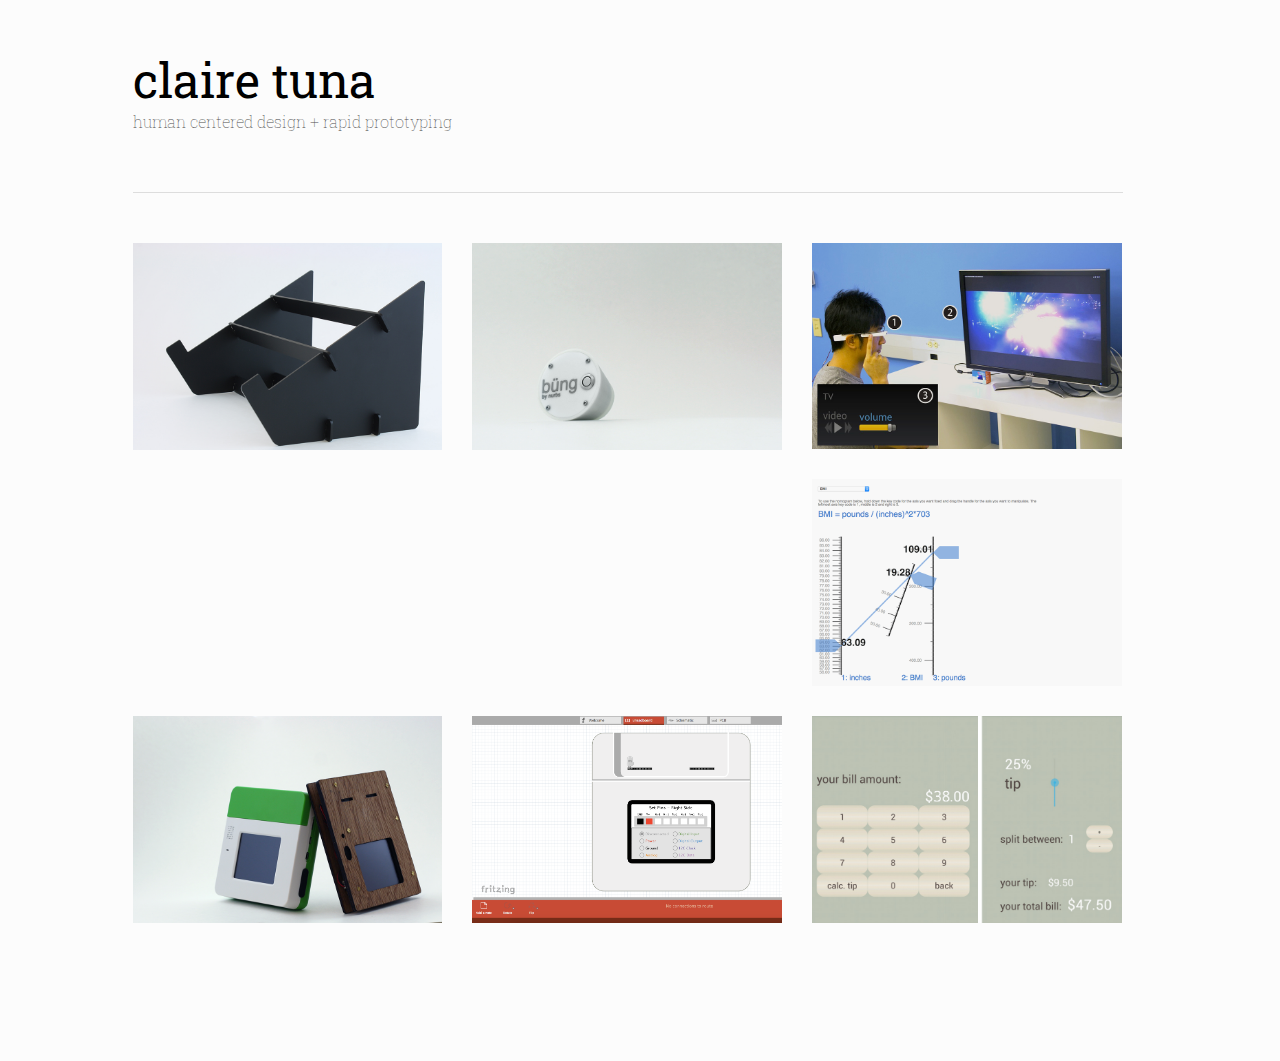
<file: index.html>
<head>
  <title>claire tuna // portfolio</title>
  <link href='./assets/stylesheets/unsemantic-grid-responsive.css' rel='stylesheet' type='text/css'>
  <link href='./assets/stylesheets/index.css' rel='stylesheet' type='text/css'>
  <link href="http://fonts.googleapis.com/css?family=Roboto:400,100|Slabo+27px|Roboto+Slab:400,300,100' rel='stylesheet" rel='stylesheet' type='text/css'>
</head>
<body>
  <script>
    (function(i,s,o,g,r,a,m){i['GoogleAnalyticsObject']=r;i[r]=i[r]||function(){
    (i[r].q=i[r].q||[]).push(arguments)},i[r].l=1*new Date();a=s.createElement(o),
    m=s.getElementsByTagName(o)[0];a.async=1;a.src=g;m.parentNode.insertBefore(a,m)
    })(window,document,'script','//www.google-analytics.com/analytics.js','ga');
  
    ga('create', 'UA-60218606-1', 'auto');
    ga('send', 'pageview');
  
  </script>
  <div class='grid-container'>
    <div class='grid-85 grid-parent'>
      <a href='index.html'>
        <div class='banner grid-100 mobile-grid-100'>
          <h1>claire tuna</h1>
          <h2>human centered design + rapid prototyping</h2>
        </div>
      </a>
      <div class='line'></div>
      <a href='projects/laptop_stand.html'>
        <div class='grid-33'>
          <img class='thumbnail' src='./assets/images/laptopstand/thumbnail.jpg'>
        </div>
      </a>
      <a href='projects/bung.html'>
        <div class='grid-33'>
          <img class='thumbnail' src='./assets/images/bung/thumbnail.png'>
        </div>
      </a>
      <a href='projects/hobs.html'>
        <div class='grid-33'>
          <img class='thumbnail' src='./assets/images/hobs/thumbnail.jpg'>
        </div>
      </a>
      <a href='projects/nomogram.html'>
        <div class='grid-33'>
          <img class='thumbnail' src='./assets/images/nomogram/thumbnail.png'>
        </div>
      </a>
      <a href='projects/wooden_create.html'>
        <div class='grid-33'>
          <img class='thumbnail' src='./assets/images/woodencreate/slider1.png'>
        </div>
      </a>
      <a href='projects/kinoma_fritzing.html'>
        <div class='grid-33'>
          <img class='thumbnail' src='./assets/images/kinoma/option2.png'>
        </div>
      </a>
      <a href='projects/apps.html'>
        <div class='grid-33'>
          <img class='thumbnail' src='./assets/images/apps/thumbnail.png'>
        </div>
      </a>
    </div>
  </div>
  <script src='./assets/javascripts/jquery-1.9.1.min.js'></script>
  <script src='./assets/javascripts/demo.js'></script>
</body>
</file>
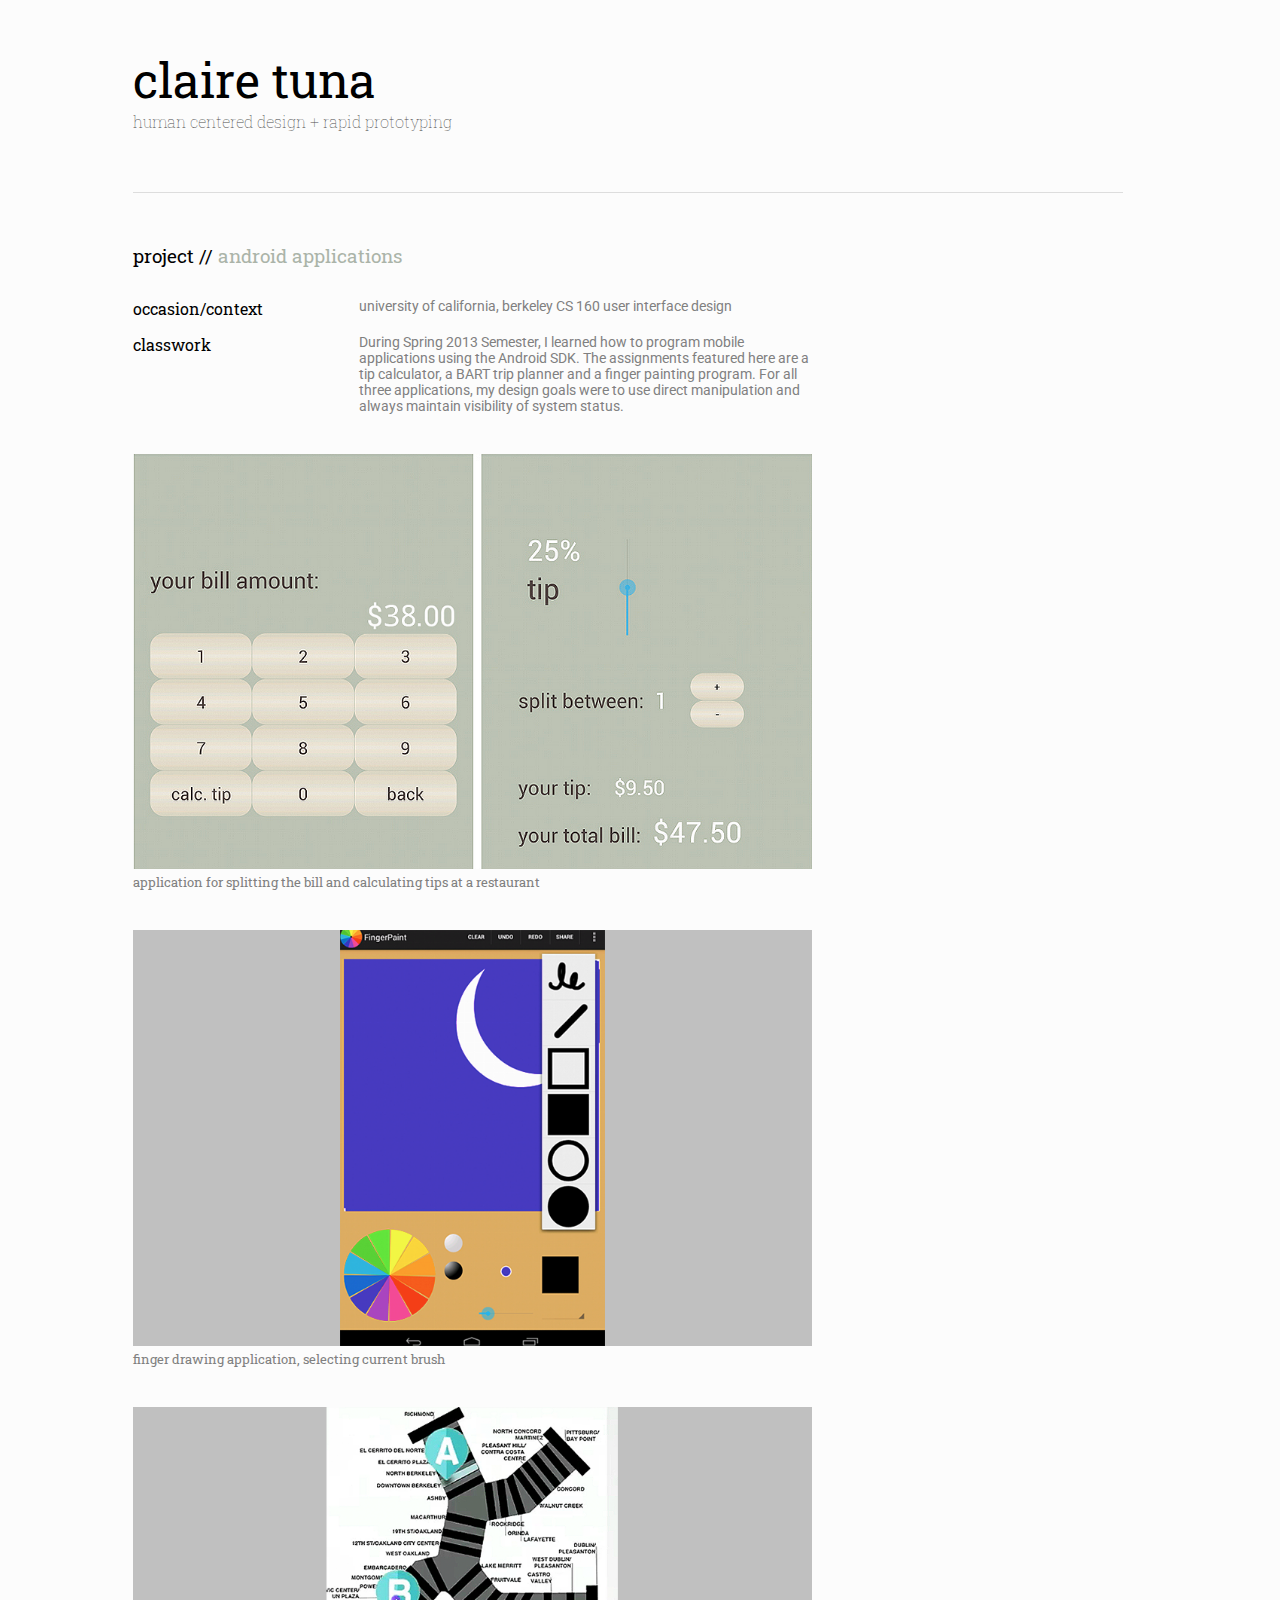
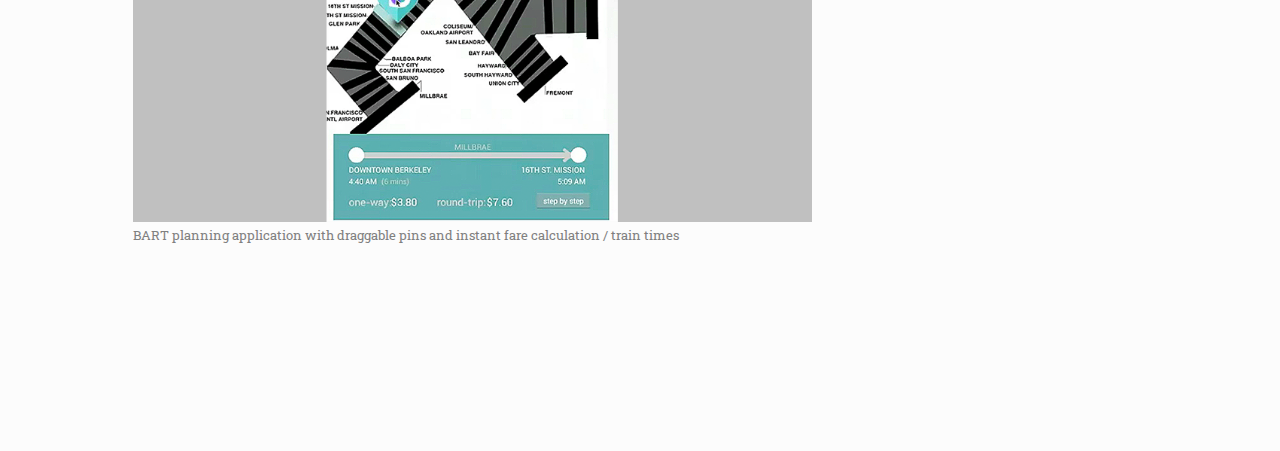
<file: projects/apps.html>
<head>
  <title>claire tuna // android apps</title>
  <link href='../assets/stylesheets/unsemantic-grid-responsive.css' rel='stylesheet' type='text/css'>
  <link href='../assets/stylesheets/index.css' rel='stylesheet' type='text/css'>
  <link href="http://fonts.googleapis.com/css?family=Roboto:400,100|Slabo+27px|Roboto+Slab:400,300,100' rel='stylesheet" rel='stylesheet' type='text/css'>
  <script>
    (function(i,s,o,g,r,a,m){i['GoogleAnalyticsObject']=r;i[r]=i[r]||function(){
    (i[r].q=i[r].q||[]).push(arguments)},i[r].l=1*new Date();a=s.createElement(o),
    m=s.getElementsByTagName(o)[0];a.async=1;a.src=g;m.parentNode.insertBefore(a,m)
    })(window,document,'script','//www.google-analytics.com/analytics.js','ga');
  
    ga('create', 'UA-60218606-1', 'auto');
    ga('send', 'pageview');
  
  </script>
</head>
<body>
  <script src='../assets/javascripts/jquery-1.9.1.min.js'></script>
  <script src='../assets/javascripts/demo.js'></script>
  <script src='../assets/javascripts/jssor.slider.mini.js'></script>
  <div class='grid-container'>
    <div class='grid-85 grid-parent'>
      <a href='../index.html'>
        <div class='banner grid-100 mobile-grid-100'>
          <h1>claire tuna</h1>
          <h2>human centered design + rapid prototyping</h2>
        </div>
      </a>
      <div class='line'></div>
      <div class='grid-66'>
        <div class='span project-title'>
          project //
          <span class='project-name'>android applications</span>
        </div>
        <div class='section'>
          <div class='title grid-33'>occasion/context</div>
          <div class='description prefix-33'>
            university of california, berkeley CS 160 user interface design
          </div>
        </div>
        <div class='section'>
          <div class='title grid-33'>classwork</div>
          <div class='description prefix-33'>
            During Spring 2013 Semester, I learned how to program mobile applications using the Android SDK. The assignments featured here are a tip calculator, a BART trip planner and a finger painting program. For all three applications, my design goals were to use direct manipulation and always maintain visibility of system status.
          </div>
        </div>
        <img class='project-photo' src='../assets/images/apps/slider1.png'>
        <div class='caption'>application for splitting the bill and calculating tips at a restaurant</div>
        <img class='project-photo' src='../assets/images/apps/slider2.png'>
        <div class='caption'>finger drawing application, selecting current brush</div>
        <img class='project-photo' src='../assets/images/apps/slider3.png'>
        <div class='caption' id='last'>BART planning application with draggable pins and instant fare calculation / train times</div>
      </div>
    </div>
  </div>
</body>
</file>
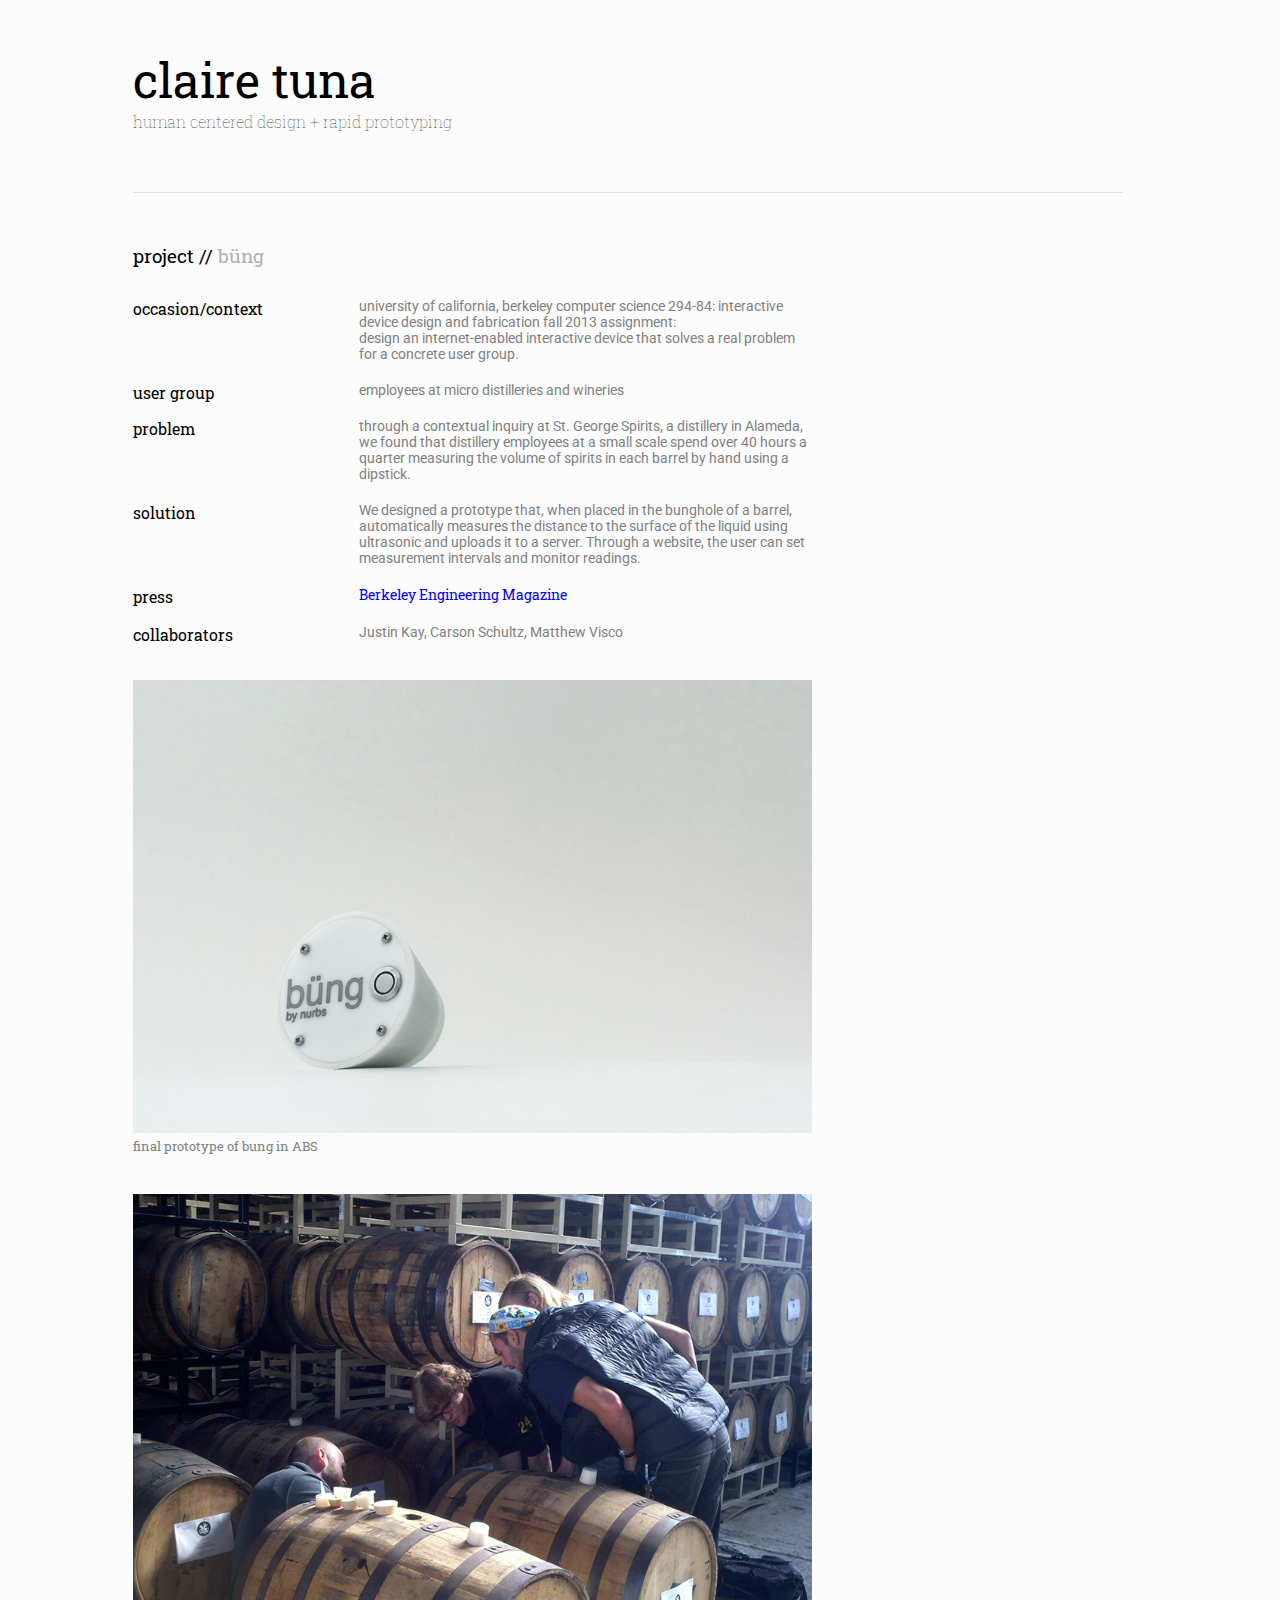
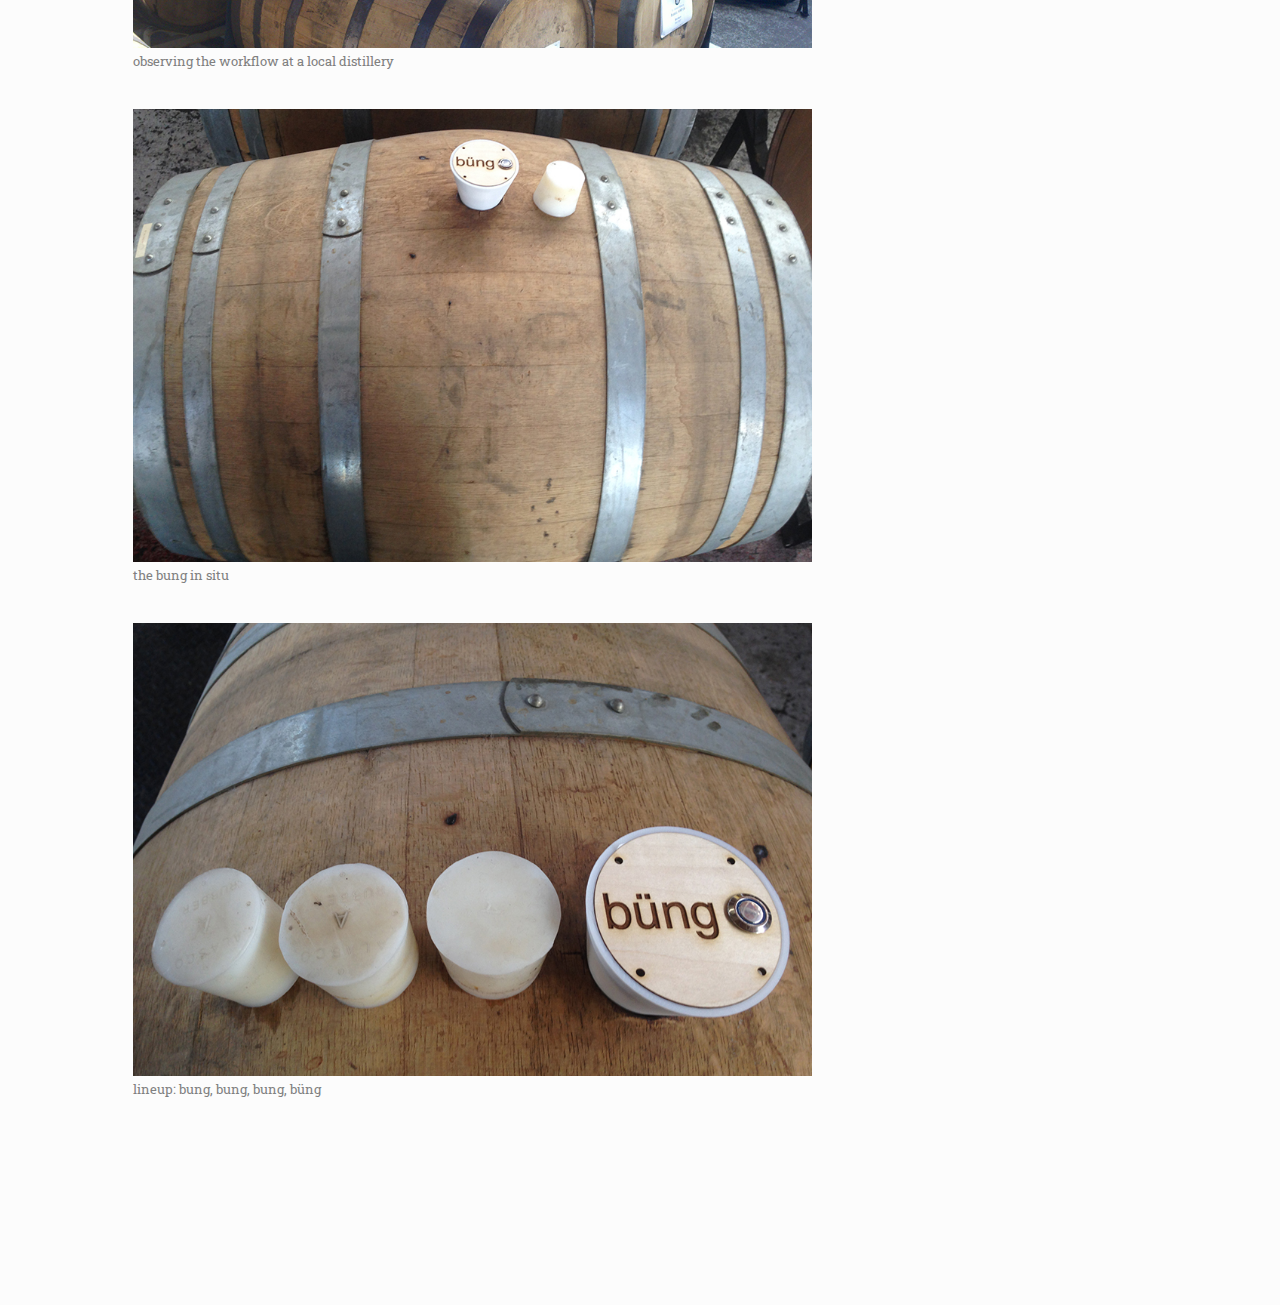
<file: projects/bung.html>
<head>
  <title>claire tuna // bung</title>
  <link href='../assets/stylesheets/unsemantic-grid-responsive.css' rel='stylesheet' type='text/css'>
  <link href='../assets/stylesheets/index.css' rel='stylesheet' type='text/css'>
  <link href="http://fonts.googleapis.com/css?family=Roboto:400,100|Slabo+27px|Roboto+Slab:400,300,100' rel='stylesheet" rel='stylesheet' type='text/css'>
  <script>
    (function(i,s,o,g,r,a,m){i['GoogleAnalyticsObject']=r;i[r]=i[r]||function(){
    (i[r].q=i[r].q||[]).push(arguments)},i[r].l=1*new Date();a=s.createElement(o),
    m=s.getElementsByTagName(o)[0];a.async=1;a.src=g;m.parentNode.insertBefore(a,m)
    })(window,document,'script','//www.google-analytics.com/analytics.js','ga');
  
    ga('create', 'UA-60218606-1', 'auto');
    ga('send', 'pageview');
  
  </script>
</head>
<body>
  <script src='../assets/javascripts/jquery-1.9.1.min.js'></script>
  <script src='../assets/javascripts/demo.js'></script>
  <script src='../assets/javascripts/jssor.slider.mini.js'></script>
  <div class='grid-container'>
    <div class='grid-85 grid-parent'>
      <a href='../index.html'>
        <div class='banner grid-100 mobile-grid-100'>
          <h1>claire tuna</h1>
          <h2>human centered design + rapid prototyping</h2>
        </div>
      </a>
      <div class='line'></div>
      <div class='grid-66'>
        <div class='span project-title'>
          project //
          <span class='project-name'>b&uumlng</span>
        </div>
        <div class='section'>
          <div class='title grid-33'>occasion/context</div>
          <div class='description prefix-33'>
            university of california, berkeley computer science 294-84: interactive device design and fabrication fall 2013 assignment:
            <br>
            design an internet-enabled interactive device that solves a real problem for a concrete user group.
          </div>
        </div>
        <div class='section'>
          <div class='title grid-33'>user group</div>
          <div class='description prefix-33'>employees at micro distilleries and wineries</div>
        </div>
        <div class='section'>
          <div class='title grid-33'>problem</div>
          <div class='description prefix-33'>through a contextual inquiry at St. George Spirits, a distillery in Alameda, we found that distillery employees at a small scale spend over 40 hours a quarter measuring the volume of spirits in each barrel by hand using a dipstick.</div>
        </div>
        <div class='section'>
          <div class='title grid-33'>solution</div>
          <div class='description prefix-33'>We designed a prototype that, when placed in the bunghole of a barrel, automatically measures the distance to the surface of the liquid using ultrasonic and uploads it to a server. Through a website, the user can set measurement intervals and monitor readings.</div>
        </div>
        <div class='section'>
          <div class='title grid-33'>press</div>
          <a class='link' href='http://bit.ly/berkeley_engineering'>
            Berkeley Engineering Magazine
          </a>
        </div>
        <div class='section'>
          <div class='title grid-33'>collaborators</div>
          <div class='description prefix-33'>Justin Kay,  Carson Schultz, Matthew Visco</div>
        </div>
        <img class='project-photo' src='../assets/images/bung/slider1.png'>
        <div class='caption'>final prototype of bung in ABS</div>
        <img class='project-photo' src='../assets/images/bung/slider2.jpg'>
        <div class='caption'>observing the workflow at a local distillery</div>
        <img class='project-photo' src='../assets/images/bung/slider3.jpg'>
        <div class='caption'>the bung in situ</div>
        <img class='project-photo' src='../assets/images/bung/slider4.jpg'>
        <div class='caption' id='last'>lineup: bung, bung, bung, b&uumlng</div>
      </div>
    </div>
  </div>
</body>
</file>
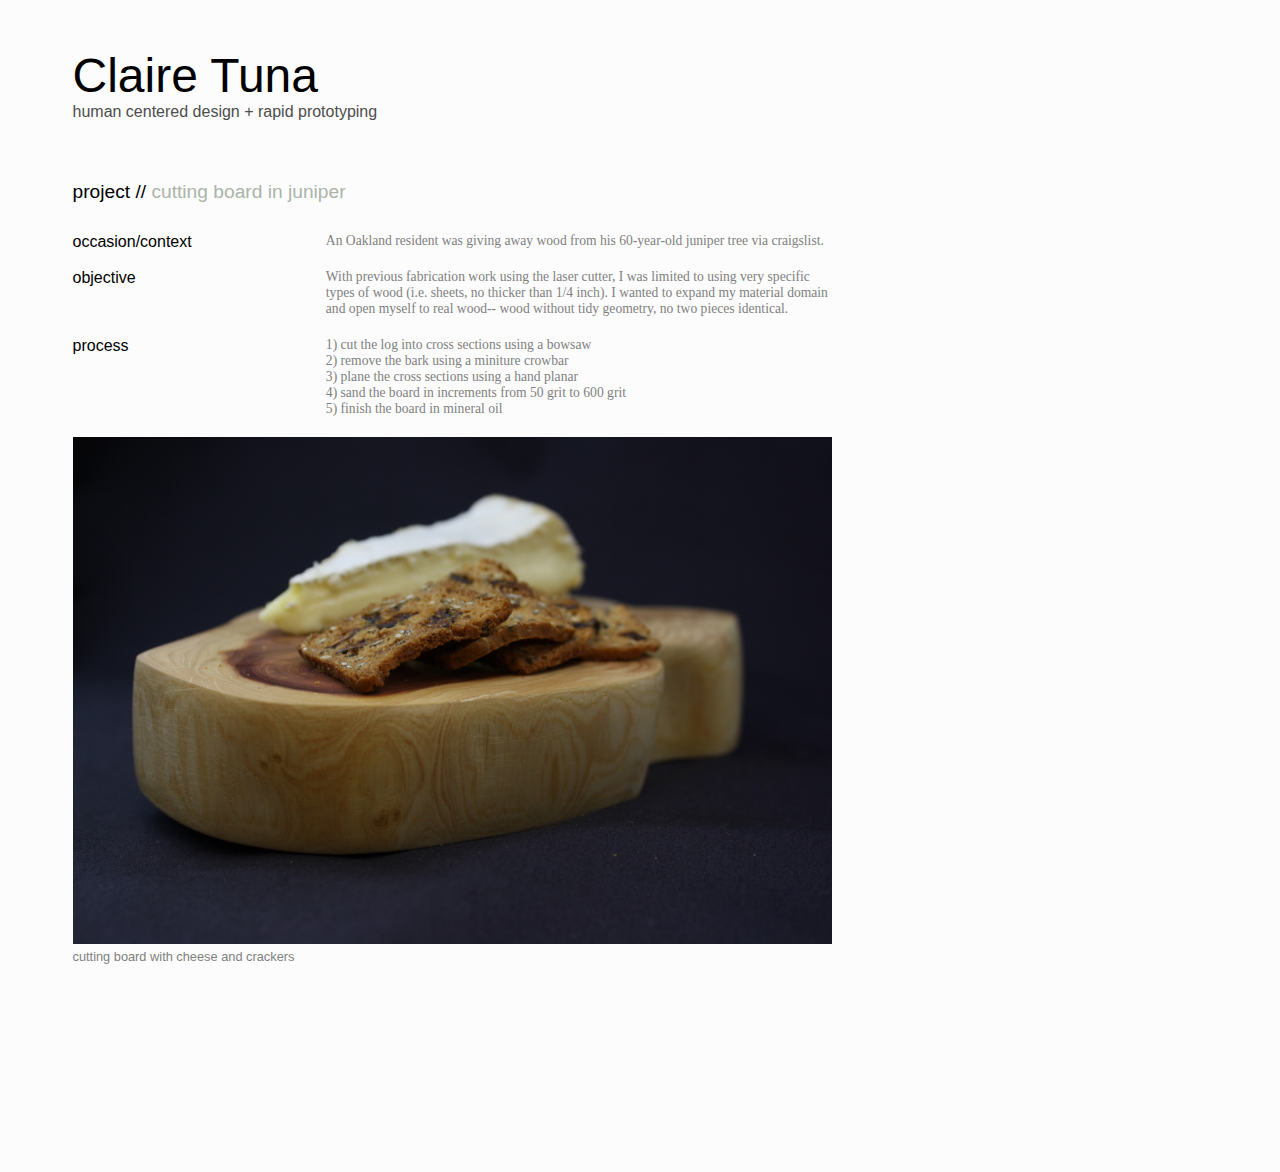
<file: projects/cutting_board.html>
<head>
  <title>claire tuna // distractions in juniper</title>
  <link href='../assets/stylesheets/unsemantic-grid-responsive.css' rel='stylesheet' type='text/css'>
  <link href='../assets/stylesheets/index.css' rel='stylesheet' type='text/css'>
  <script>
    (function(i,s,o,g,r,a,m){i['GoogleAnalyticsObject']=r;i[r]=i[r]||function(){
    (i[r].q=i[r].q||[]).push(arguments)},i[r].l=1*new Date();a=s.createElement(o),
    m=s.getElementsByTagName(o)[0];a.async=1;a.src=g;m.parentNode.insertBefore(a,m)
    })(window,document,'script','http://www.google-analytics.com/analytics.js','ga');
    ga('create', 'UA-60218606-1', 'auto');
    ga('send', 'pageview');
  </script>
</head>
<body>
  <div class='grid-container'>
    <div class='grid-95 grid-parent'>
      <a href='../index.html'>
        <div class='banner grid-100 mobile-grid-100'>
          <h1>Claire Tuna</h1>
          <h2>human centered design + rapid prototyping</h2>
        </div>
      </a>
      <div class='grid-66'>
        <div class='span project-title'>
          project //
          <span class='project-name'>cutting board in juniper</span>
        </div>
        <div class='section'>
          <div class='title grid-33'>occasion/context</div>
          <div class='description prefix-33'>
            An Oakland resident was giving away wood from his 60-year-old juniper tree via craigslist.
          </div>
        </div>
        <div class='section'>
          <div class='title grid-33'>objective</div>
          <div class='description prefix-33'>With previous fabrication work using the laser cutter, I was limited to using very specific types of wood (i.e. sheets, no thicker than 1/4 inch). I wanted to expand my material domain and open myself to real wood-- wood without tidy geometry, no two pieces identical.</div>
        </div>
        <div class='section'>
          <div class='title grid-33'>process</div>
          <div class='description prefix-33'>
            1) cut the log into cross sections using a bowsaw
            <br>
            2) remove the bark using a miniture crowbar
            <br>
            3) plane the cross sections using a hand planar
            <br>
            4) sand the board in increments from 50 grit to 600 grit
            <br>
            5) finish the board in mineral oil
          </div>
        </div>
        <img src='../assets/images/cuttingboard/thumbnail.png'>
        <div class='caption' id='last'>cutting board with cheese and crackers</div>
      </div>
    </div>
  </div>
  <script src='../assets/javascripts/jquery-1.9.1.min.js'></script>
  <script src='../assets/javascripts/demo.js'></script>
</body>
</file>
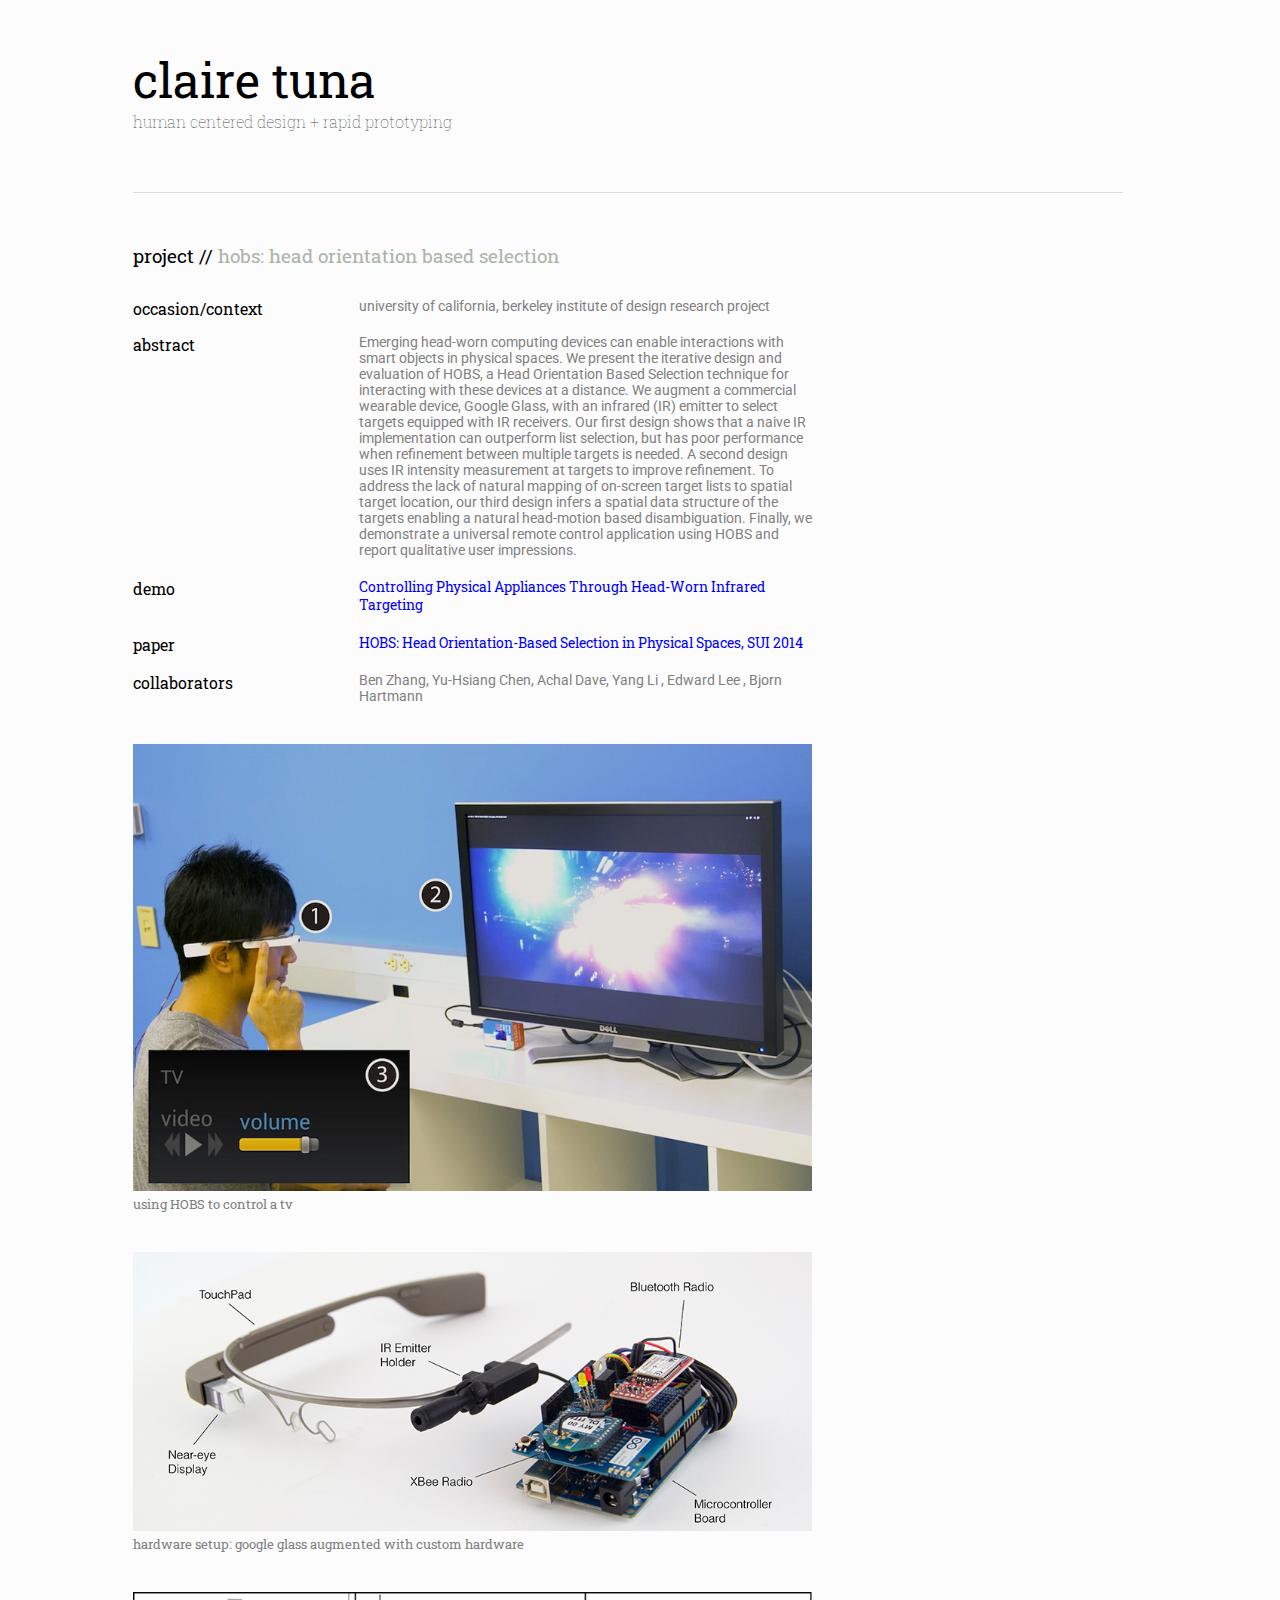
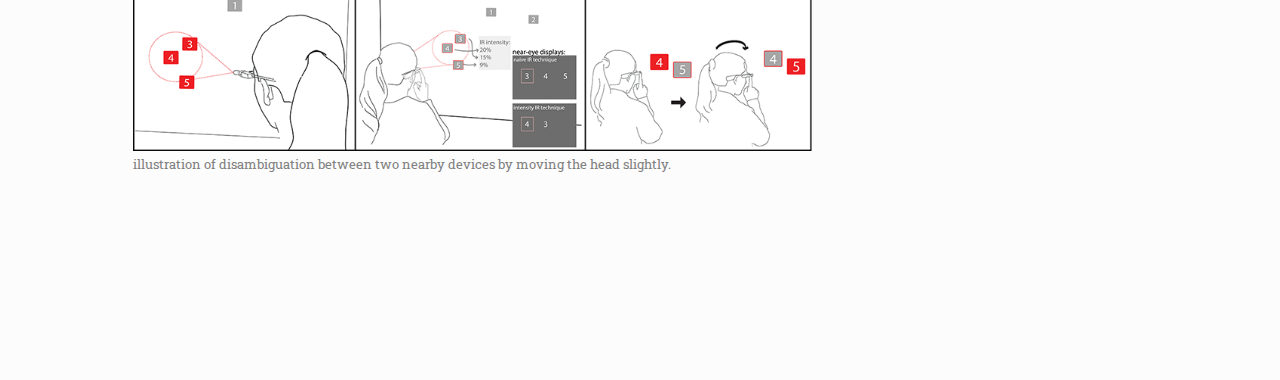
<file: projects/hobs.html>
<head>
  <title>claire tuna // hobs: head orientation based selection</title>
  <link href='../assets/stylesheets/unsemantic-grid-responsive.css' rel='stylesheet' type='text/css'>
  <link href='../assets/stylesheets/index.css' rel='stylesheet' type='text/css'>
  <link href="http://fonts.googleapis.com/css?family=Roboto:400,100|Slabo+27px|Roboto+Slab:400,300,100' rel='stylesheet" rel='stylesheet' type='text/css'>
  <script>
    (function(i,s,o,g,r,a,m){i['GoogleAnalyticsObject']=r;i[r]=i[r]||function(){
    (i[r].q=i[r].q||[]).push(arguments)},i[r].l=1*new Date();a=s.createElement(o),
    m=s.getElementsByTagName(o)[0];a.async=1;a.src=g;m.parentNode.insertBefore(a,m)
    })(window,document,'script','//www.google-analytics.com/analytics.js','ga');
  
    ga('create', 'UA-60218606-1', 'auto');
    ga('send', 'pageview');
  
  </script>
</head>
<body>
  <script src='../assets/javascripts/jquery-1.9.1.min.js'></script>
  <script src='../assets/javascripts/demo.js'></script>
  <script src='../assets/javascripts/jssor.slider.mini.js'></script>
  <div class='grid-container'>
    <div class='grid-85 grid-parent'>
      <a href='../index.html'>
        <div class='banner grid-100 mobile-grid-100'>
          <h1>claire tuna</h1>
          <h2>human centered design + rapid prototyping</h2>
        </div>
      </a>
      <div class='line'></div>
      <div class='grid-66'>
        <div class='span project-title'>
          project //
          <span class='project-name'>hobs: head orientation based selection</span>
        </div>
        <div class='section'>
          <div class='title grid-33'>occasion/context</div>
          <div class='description prefix-33'>
            university of california, berkeley institute of design research project
          </div>
        </div>
        <div class='section'>
          <div class='title grid-33'>abstract</div>
          <div class='description prefix-33'>
            Emerging head-worn computing devices can enable interactions with smart objects in physical spaces. We present the iterative design and evaluation of HOBS, a Head Orientation Based Selection technique for interacting with these devices at a distance. We augment a commercial wearable device, Google Glass, with an infrared (IR) emitter to select targets equipped with IR receivers. Our first design shows that a naive IR implementation can outperform list selection, but has poor performance when refinement between multiple targets is needed. A second design uses IR intensity measurement at targets to improve refinement. To address the lack of natural mapping of on-screen target lists to spatial target location, our third design infers a spatial data structure of the targets enabling a natural head-motion based disambiguation. Finally, we demonstrate a universal remote control application using HOBS and report qualitative user impressions.
          </div>
        </div>
        <div class='section'>
          <div class='title grid-33'>demo</div>
          <a class='link' href='https://www.youtube.com/watch?v=UOfIj5nHHQ0'>
            Controlling Physical Appliances Through Head-Worn Infrared Targeting
          </a>
        </div>
        <div class='section'>
          <div class='title grid-33'>paper</div>
          <a class='link' href='http://www.eecs.berkeley.edu/~benzh/glass/images/hobs-sui14-paper.pdf'>
            HOBS: Head Orientation-Based Selection in Physical Spaces, SUI 2014
          </a>
        </div>
        <div class='section'>
          <div class='title grid-33'>collaborators</div>
          <div class='description prefix-33'>Ben Zhang, Yu-Hsiang Chen, Achal Dave, Yang Li , Edward Lee , Bjorn Hartmann</div>
        </div>
        <img class='project-photo' src='../assets/images/hobs/slider3.jpg'>
        <div class='caption'>using HOBS to control a tv</div>
        <img class='project-photo' src='../assets/images/hobs/slider1.jpg'>
        <div class='caption'>hardware setup: google glass augmented with custom hardware</div>
        <img class='project-photo' src='../assets/images/hobs/slider2.png'>
        <div class='caption' id='last'>illustration of disambiguation between two nearby devices by moving the head slightly.</div>
      </div>
    </div>
  </div>
</body>
</file>
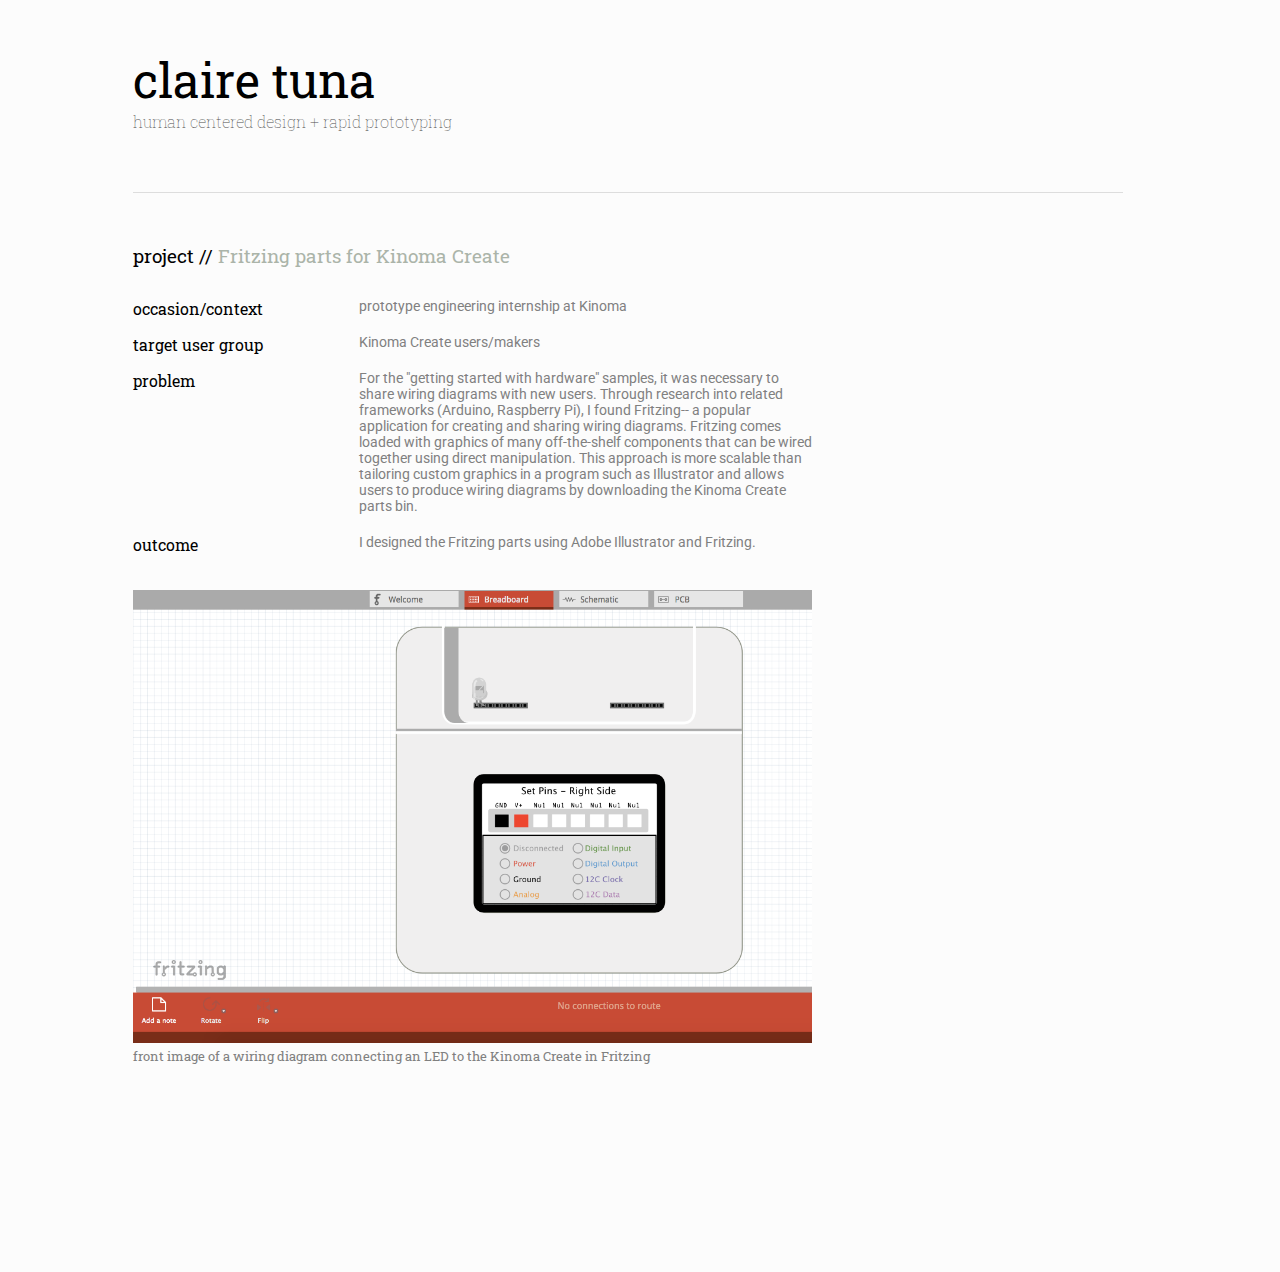
<file: projects/kinoma_fritzing.html>
<head>
  <title>claire tuna // Fritzing parts for Kinoma Create</title>
  <link href='../assets/stylesheets/unsemantic-grid-responsive.css' rel='stylesheet' type='text/css'>
  <link href='../assets/stylesheets/index.css' rel='stylesheet' type='text/css'>
  <link href="http://fonts.googleapis.com/css?family=Roboto:400,100|Slabo+27px|Roboto+Slab:400,300,100' rel='stylesheet" rel='stylesheet' type='text/css'>
  <script>
    (function(i,s,o,g,r,a,m){i['GoogleAnalyticsObject']=r;i[r]=i[r]||function(){
    (i[r].q=i[r].q||[]).push(arguments)},i[r].l=1*new Date();a=s.createElement(o),
    m=s.getElementsByTagName(o)[0];a.async=1;a.src=g;m.parentNode.insertBefore(a,m)
    })(window,document,'script','//www.google-analytics.com/analytics.js','ga');
  
    ga('create', 'UA-60218606-1', 'auto');
    ga('send', 'pageview');
  
  </script>
</head>
<body>
  <div class='grid-container'>
    <div class='grid-85 grid-parent'>
      <a href='../index.html'>
        <div class='banner grid-100 mobile-grid-100'>
          <h1>claire tuna</h1>
          <h2>human centered design + rapid prototyping</h2>
        </div>
      </a>
      <div class='line'></div>
      <div class='grid-66'>
        <div class='span project-title'>
          project //
          <span class='project-name'>Fritzing parts for Kinoma Create</span>
        </div>
        <div class='section'>
          <div class='title grid-33'>occasion/context</div>
          <div class='description prefix-33'>
            prototype engineering internship at Kinoma
          </div>
        </div>
        <div class='section'>
          <div class='title grid-33'>target user group</div>
          <div class='description prefix-33'>Kinoma Create users/makers</div>
        </div>
        <div class='section'>
          <div class='title grid-33'>problem</div>
          <div class='description prefix-33'>For the "getting started with hardware" samples, it was necessary to share wiring diagrams with new users. Through research into related frameworks (Arduino, Raspberry Pi), I found Fritzing-- a popular application for creating and sharing wiring diagrams. Fritzing comes loaded with graphics of many off-the-shelf components that can be wired together using direct manipulation. This approach is more scalable than tailoring custom graphics in a program such as Illustrator and allows users to produce wiring diagrams by downloading the Kinoma Create parts bin.</div>
        </div>
        <div class='section'>
          <div class='title grid-33'>outcome</div>
          <div class='description prefix-33'>I designed the Fritzing parts using Adobe Illustrator and Fritzing.</div>
        </div>
        <img class='project-photo' src='../assets/images/kinoma/option2.png'>
        <div class='caption' id='last'>front image of a wiring diagram connecting an LED to the Kinoma Create in Fritzing</div>
      </div>
    </div>
  </div>
  <script src='../assets/javascripts/jquery-1.9.1.min.js'></script>
  <script src='../assets/javascripts/demo.js'></script>
</body>
</file>
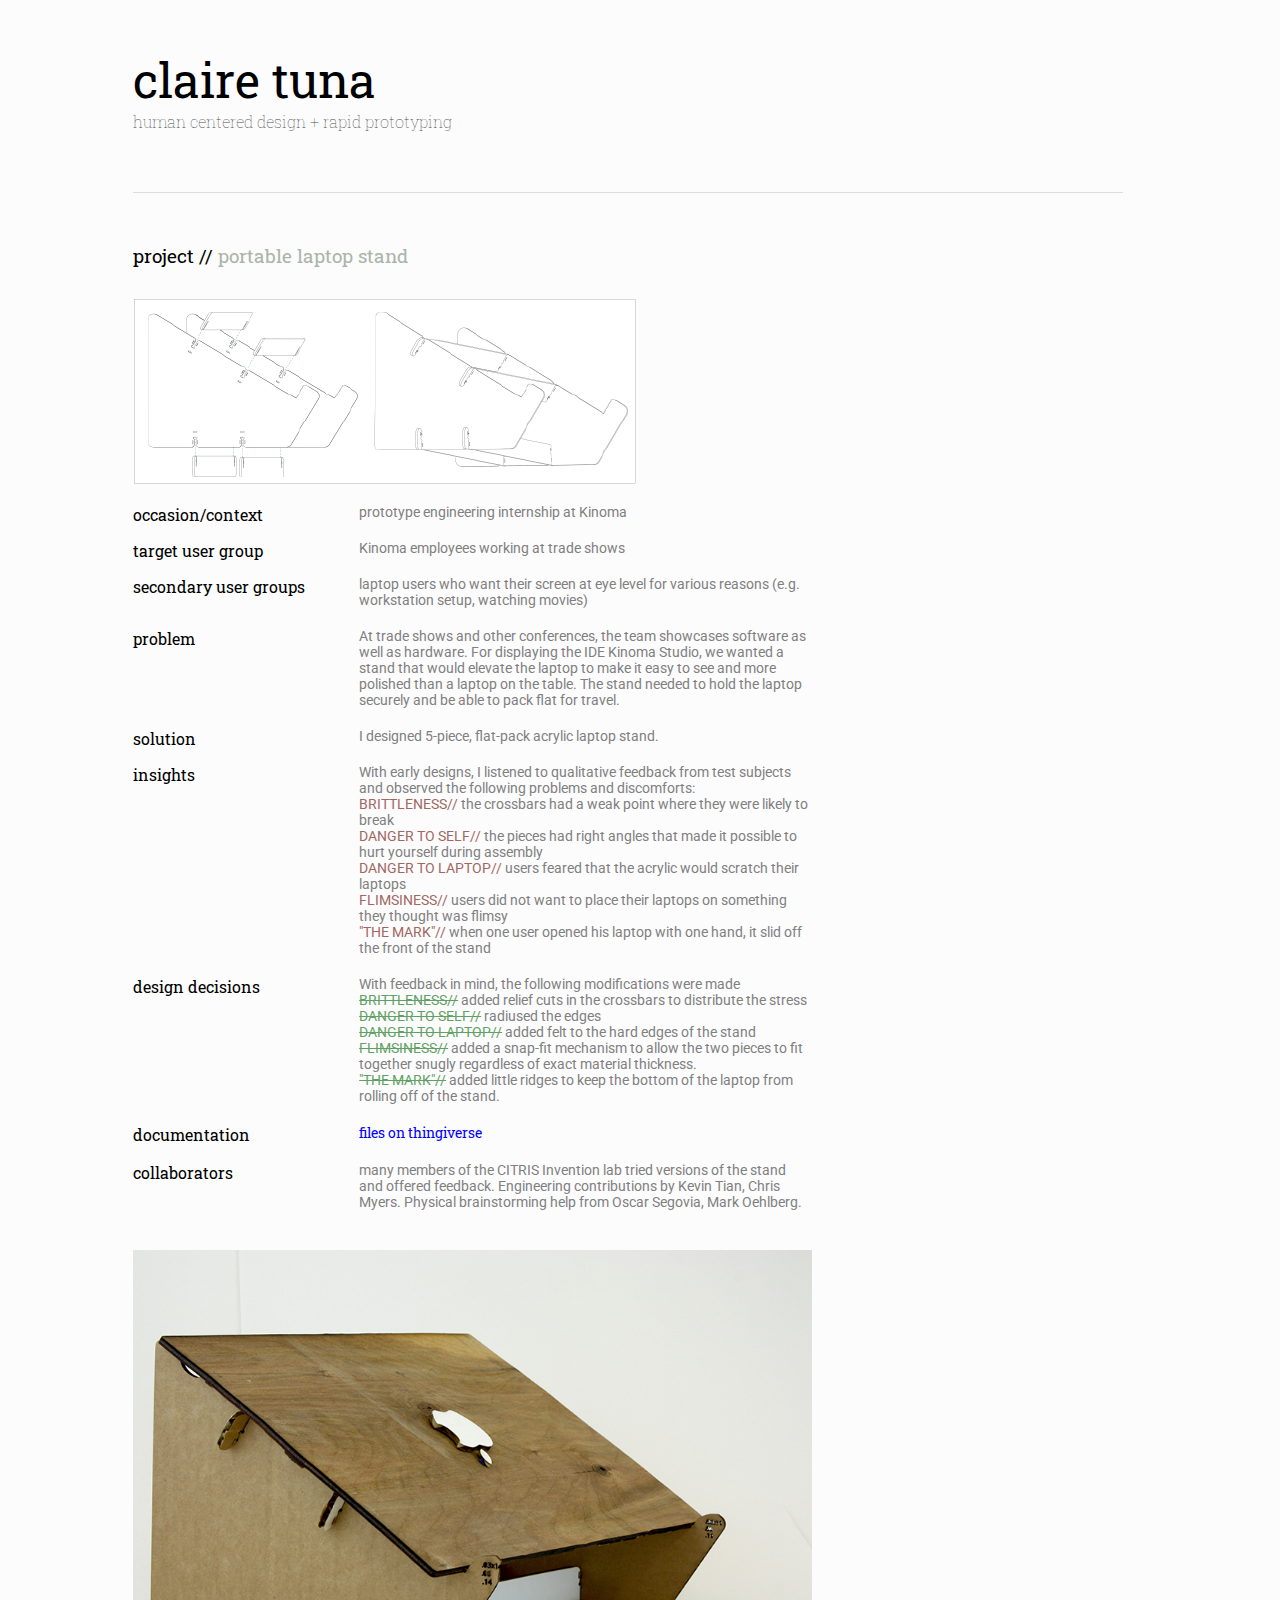
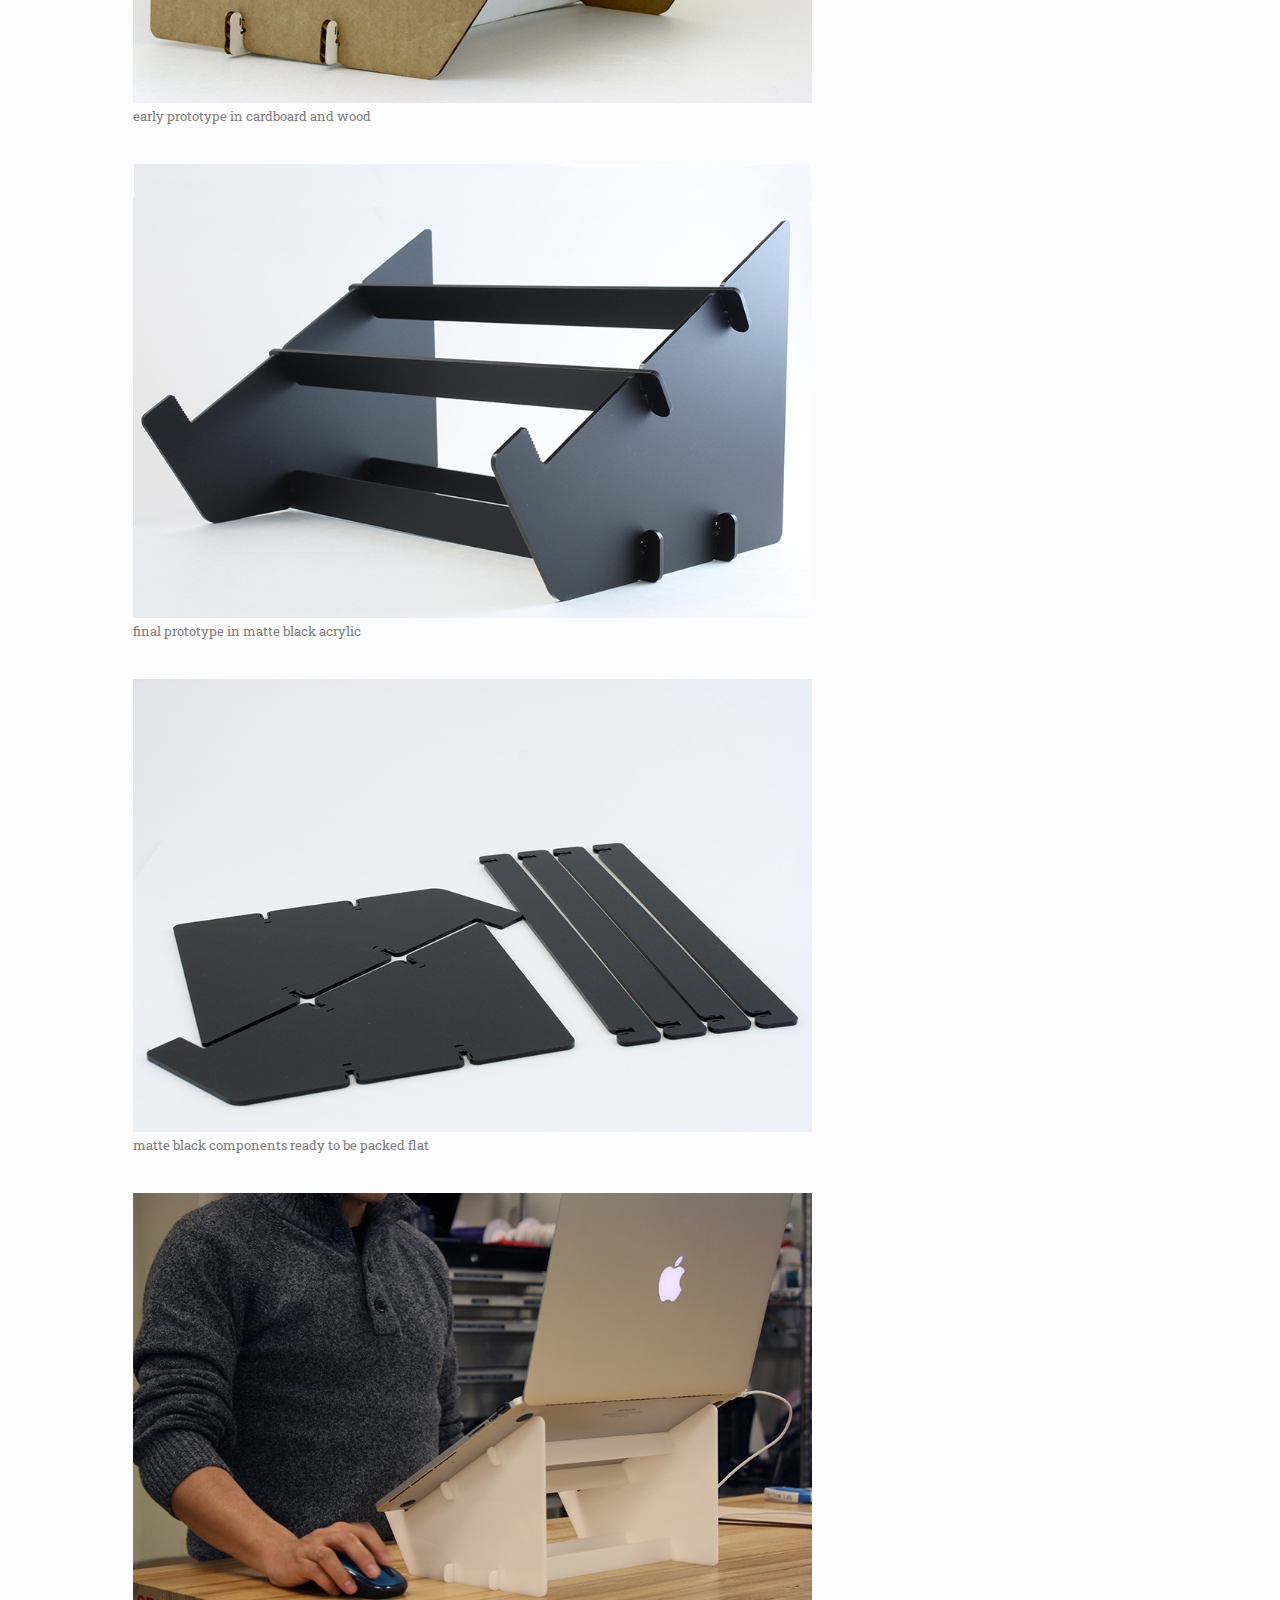
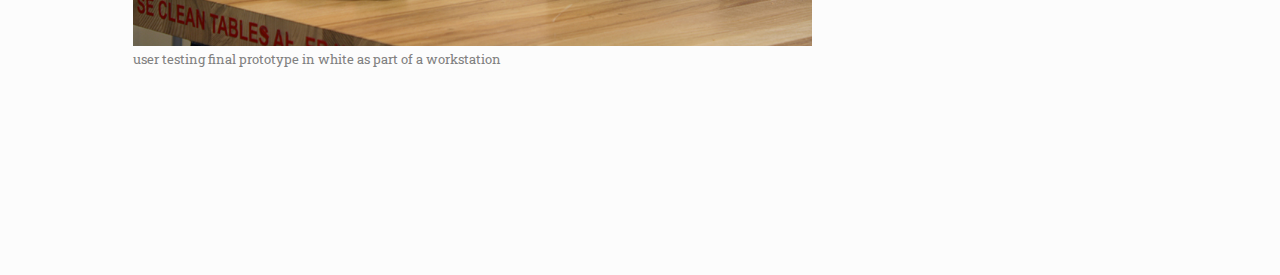
<file: projects/laptop_stand.html>
<head>
  <title>claire tuna // portable laptop stand</title>
  <link href='../assets/stylesheets/unsemantic-grid-responsive.css' rel='stylesheet' type='text/css'>
  <link href='../assets/stylesheets/index.css' rel='stylesheet' type='text/css'>
  <link href="http://fonts.googleapis.com/css?family=Roboto:400,100|Slabo+27px|Roboto+Slab:400,300,100' rel='stylesheet" rel='stylesheet' type='text/css'>
  <script src='../assets/javascripts/jquery-1.9.1.min.js'></script>
  <script src='../assets/javascripts/demo.js'></script>
  <script src='../assets/javascripts/jssor.slider.mini.js'></script>
  <script>
    (function(i,s,o,g,r,a,m){i['GoogleAnalyticsObject']=r;i[r]=i[r]||function(){
    (i[r].q=i[r].q||[]).push(arguments)},i[r].l=1*new Date();a=s.createElement(o),
    m=s.getElementsByTagName(o)[0];a.async=1;a.src=g;m.parentNode.insertBefore(a,m)
    })(window,document,'script','//www.google-analytics.com/analytics.js','ga');
  
    ga('create', 'UA-60218606-1', 'auto');
    ga('send', 'pageview');
  
  </script>
</head>
<body>
  <div class='grid-container'>
    <div class='grid-85 grid-parent'>
      <a href='../index.html'>
        <div class='banner grid-100 mobile-grid-100'>
          <h1>claire tuna</h1>
          <h2>human centered design + rapid prototyping</h2>
        </div>
      </a>
      <div class='line'></div>
      <div class='grid-66'>
        <div class='span project-title'>
          project //
          <span class='project-name'>portable laptop stand</span>
        </div>
        <img class='bottom20' src='../assets/images/laptopstand/assembly_diagram.png'>
        <div class='section'>
          <div class='title grid-33'>occasion/context</div>
          <div class='description prefix-33'>
            prototype engineering internship at Kinoma
          </div>
        </div>
        <div class='section'>
          <div class='title grid-33'>target user group</div>
          <div class='description prefix-33'>Kinoma employees working at trade shows</div>
        </div>
        <div class='section'>
          <div class='title grid-33'>secondary user groups</div>
          <div class='description prefix-33'>laptop users who want their screen at eye level for various reasons (e.g. workstation setup, watching movies)</div>
        </div>
        <div class='section'>
          <div class='title grid-33'>problem</div>
          <div class='description prefix-33'>
            At trade shows and other conferences, the team showcases software as well as hardware. For displaying the IDE Kinoma Studio, we wanted a stand that would elevate the laptop to make it easy to see and more polished than a laptop on the table. The stand needed to hold the laptop securely and be able to pack flat for travel.
          </div>
        </div>
        <div class='section'>
          <div class='title grid-33'>solution</div>
          <div class='description prefix-33'>I designed 5-piece, flat-pack acrylic laptop stand.</div>
        </div>
        <div class='section'>
          <div class='title grid-33'>insights</div>
          <div class='description prefix-33'>
            With early designs, I listened to qualitative feedback from test subjects and observed the following problems and discomforts:
            <br>
            <span class='issue-title'>BRITTLENESS//</span>
            the crossbars had a weak point where they were likely to break
            <br>
            <span class='issue-title'>DANGER TO SELF//</span>
            the pieces had right angles that made it possible to hurt yourself during assembly
            <br>
            <span class='issue-title'>DANGER TO LAPTOP//</span>
            users feared that the acrylic would scratch their laptops
            <br>
            <span class='issue-title'>FLIMSINESS//</span>
            users did not want to place their laptops on something they thought was flimsy
            <br>
            <span class='issue-title'>"THE MARK"//</span>
            when one user opened his laptop with one hand, it slid off the front of the stand
          </div>
        </div>
        <div class='section'>
          <div class='title grid-33'>design decisions</div>
          <div class='description prefix-33'>
            With feedback in mind, the following modifications were made
            <br>
            <span class='solution-title'>BRITTLENESS//</span>
            added relief cuts in the crossbars to distribute the stress
            <br>
            <span class='solution-title'>DANGER TO SELF//</span>
            radiused the edges
            <br>
            <span class='solution-title'>DANGER TO LAPTOP//</span>
            added felt to the hard edges of the stand
            <br>
            <span class='solution-title'>FLIMSINESS//</span>
            added a snap-fit mechanism to allow the two pieces to fit together snugly regardless of exact material thickness.
            <br>
            <span class='solution-title'>"THE MARK"//</span>
            added little ridges to keep the bottom of the laptop from rolling off of the stand.
          </div>
        </div>
        <div class='section'>
          <div class='title grid-33'>documentation</div>
          <a class='link' href='http://bit.ly/ctuna_laptopstand'>
            files on thingiverse
          </a>
        </div>
        <div class='section'>
          <div class='title grid-33'>collaborators</div>
          <div class='description prefix-33'>
            many members of the CITRIS Invention lab tried versions of the stand and offered feedback. Engineering contributions by Kevin Tian, Chris Myers. Physical brainstorming help from Oscar Segovia, Mark Oehlberg.
          </div>
        </div>
        <img class='project-photo' src='../assets/images/laptopstand/slider1.jpg'>
        <div class='caption'>early prototype in cardboard and wood</div>
        <img class='project-photo' src='../assets/images/laptopstand/slider2.jpg'>
        <div class='caption'>final prototype in matte black acrylic</div>
        <img class='project-photo' src='../assets/images/laptopstand/slider3.jpg'>
        <div class='caption'>matte black components ready to be packed flat</div>
        <img class='project-photo' src='../assets/images/laptopstand/slider4.jpg'>
        <div class='caption' id='last'>user testing final prototype in white as part of a workstation</div>
      </div>
    </div>
  </div>
  <script src='../assets/javascripts/jquery-1.9.1.min.js'></script>
  <script src='../assets/javascripts/demo.js'></script>
</body>
</file>
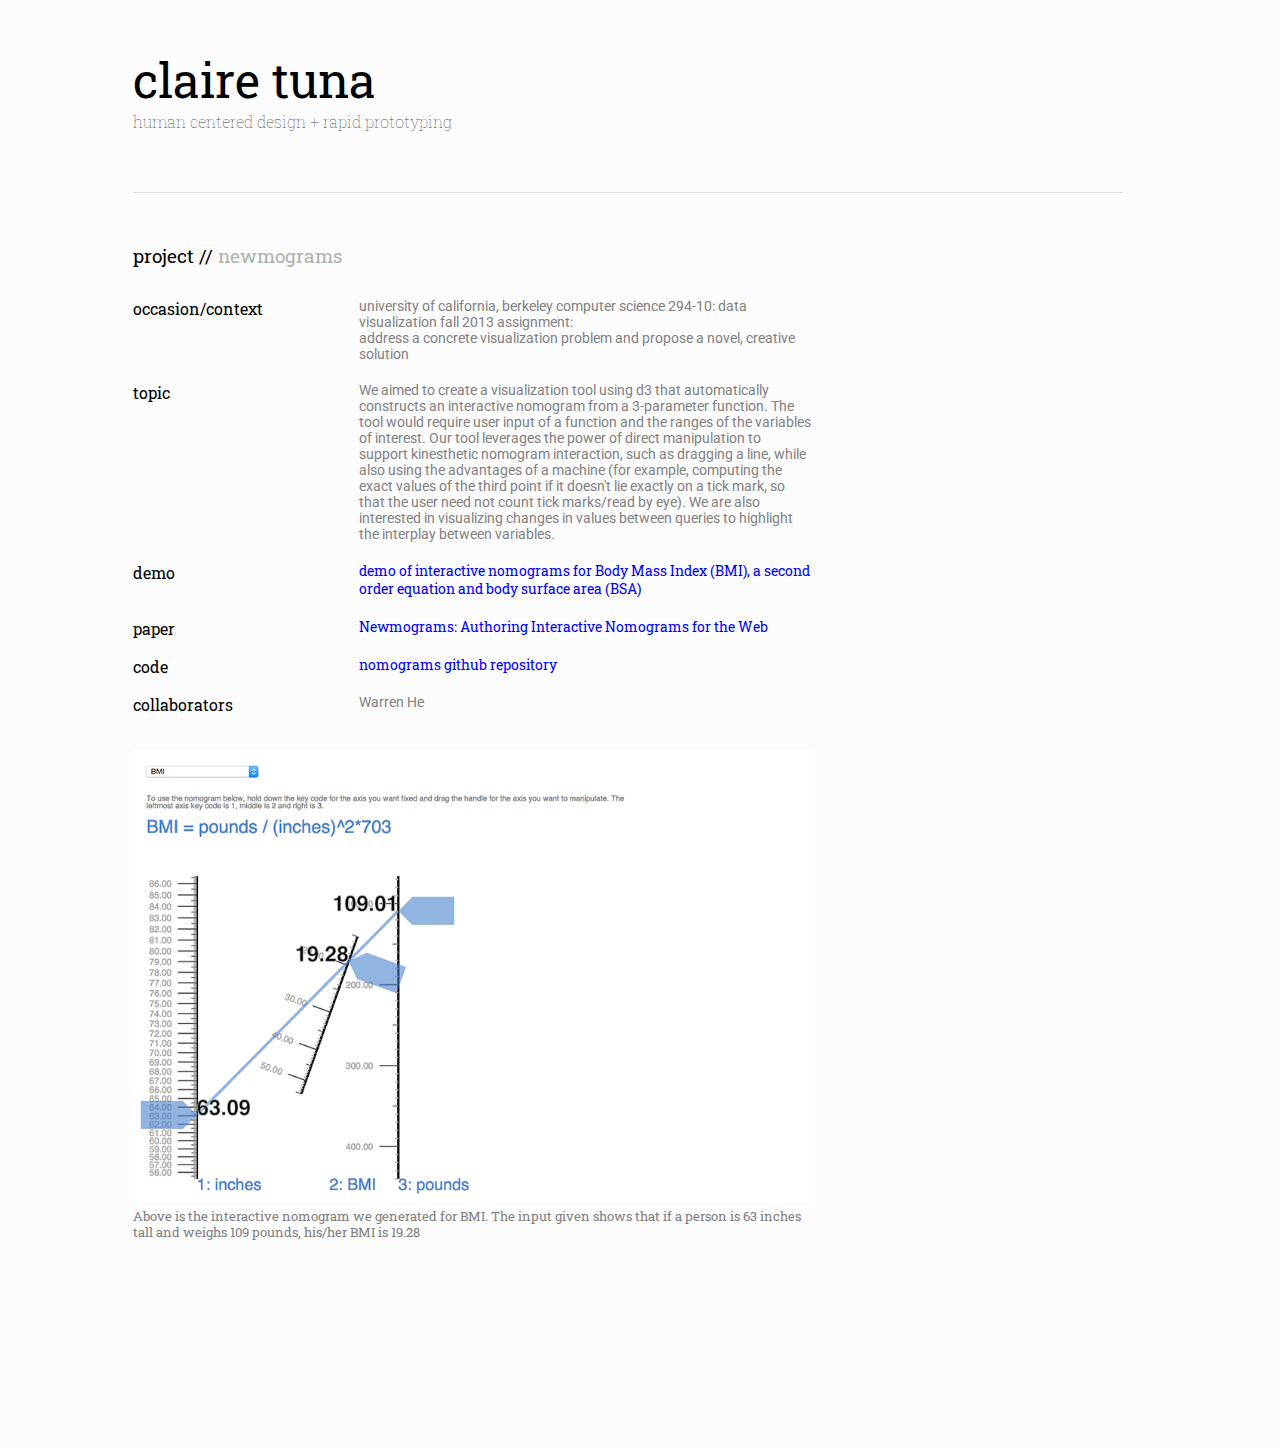
<file: projects/nomogram.html>
<head>
  <title>claire tuna // newmograms- interactive nomograms for web</title>
  <link href='../assets/stylesheets/unsemantic-grid-responsive.css' rel='stylesheet' type='text/css'>
  <link href='../assets/stylesheets/index.css' rel='stylesheet' type='text/css'>
  <link href="http://fonts.googleapis.com/css?family=Roboto:400,100|Slabo+27px|Roboto+Slab:400,300,100' rel='stylesheet" rel='stylesheet' type='text/css'>
  <script>
    (function(i,s,o,g,r,a,m){i['GoogleAnalyticsObject']=r;i[r]=i[r]||function(){
    (i[r].q=i[r].q||[]).push(arguments)},i[r].l=1*new Date();a=s.createElement(o),
    m=s.getElementsByTagName(o)[0];a.async=1;a.src=g;m.parentNode.insertBefore(a,m)
    })(window,document,'script','//www.google-analytics.com/analytics.js','ga');
  
    ga('create', 'UA-60218606-1', 'auto');
    ga('send', 'pageview');
  
  </script>
</head>
<body>
  <script src='../assets/javascripts/jquery-1.9.1.min.js'></script>
  <script src='../assets/javascripts/demo.js'></script>
  <script src='../assets/javascripts/jssor.slider.mini.js'></script>
  <div class='grid-container'>
    <div class='grid-85 grid-parent'>
      <a href='../index.html'>
        <div class='banner grid-100 mobile-grid-100'>
          <h1>claire tuna</h1>
          <h2>human centered design + rapid prototyping</h2>
        </div>
      </a>
      <div class='line'></div>
      <div class='grid-66'>
        <div class='span project-title'>
          project //
          <span class='project-name'>newmograms</span>
        </div>
        <div class='section'>
          <div class='title grid-33'>occasion/context</div>
          <div class='description prefix-33'>
            university of california, berkeley computer science 294-10: data visualization fall 2013 assignment:
            <br>
            address a concrete visualization problem and propose a novel, creative solution
          </div>
        </div>
        <div class='section'>
          <div class='title grid-33'>topic</div>
          <div class='description prefix-33'>We aimed to create a visualization tool using d3 that automatically constructs an interactive nomogram from a 3-parameter function. The tool would require user input of a function and the ranges of the variables of interest. Our tool leverages the power of direct manipulation to support kinesthetic nomogram interaction, such as dragging a line, while also using the advantages of a machine (for example, computing the exact values of the third point if it doesn't lie exactly on a tick mark, so that the user need not count tick marks/read by eye). We are also interested in visualizing changes in values between queries to highlight the interplay between variables.</div>
        </div>
        <div class='section'>
          <div class='title grid-33'>demo</div>
          <a class='link' href='./nomogram/demo.html'>
            demo of interactive nomograms for Body Mass Index (BMI), a second order equation and body surface area (BSA)
          </a>
        </div>
        <div class='section'>
          <div class='title grid-33'>paper</div>
          <a class='link' href='https://halckemy.s3.amazonaws.com/uploads/document/file/1792/paper-submit.pdf'>
            Newmograms: Authoring Interactive Nomograms for the Web
          </a>
        </div>
        <div class='section'>
          <div class='title grid-33'>code</div>
          <a class='link' href='https://github.com/ctuna/nomograms'>
            nomograms github repository
          </a>
        </div>
        <div class='section'>
          <div class='title grid-33'>collaborators</div>
          <div class='description prefix-33'>Warren He</div>
        </div>
        <img class='project-photo' src='../assets/images/nomogram/screenshot.png'>
        <div class='caption' id='last'>Above is the interactive nomogram we generated for BMI. The input given shows that if a person is 63 inches tall and weighs 109 pounds, his/her BMI is 19.28</div>
      </div>
    </div>
  </div>
</body>
</file>
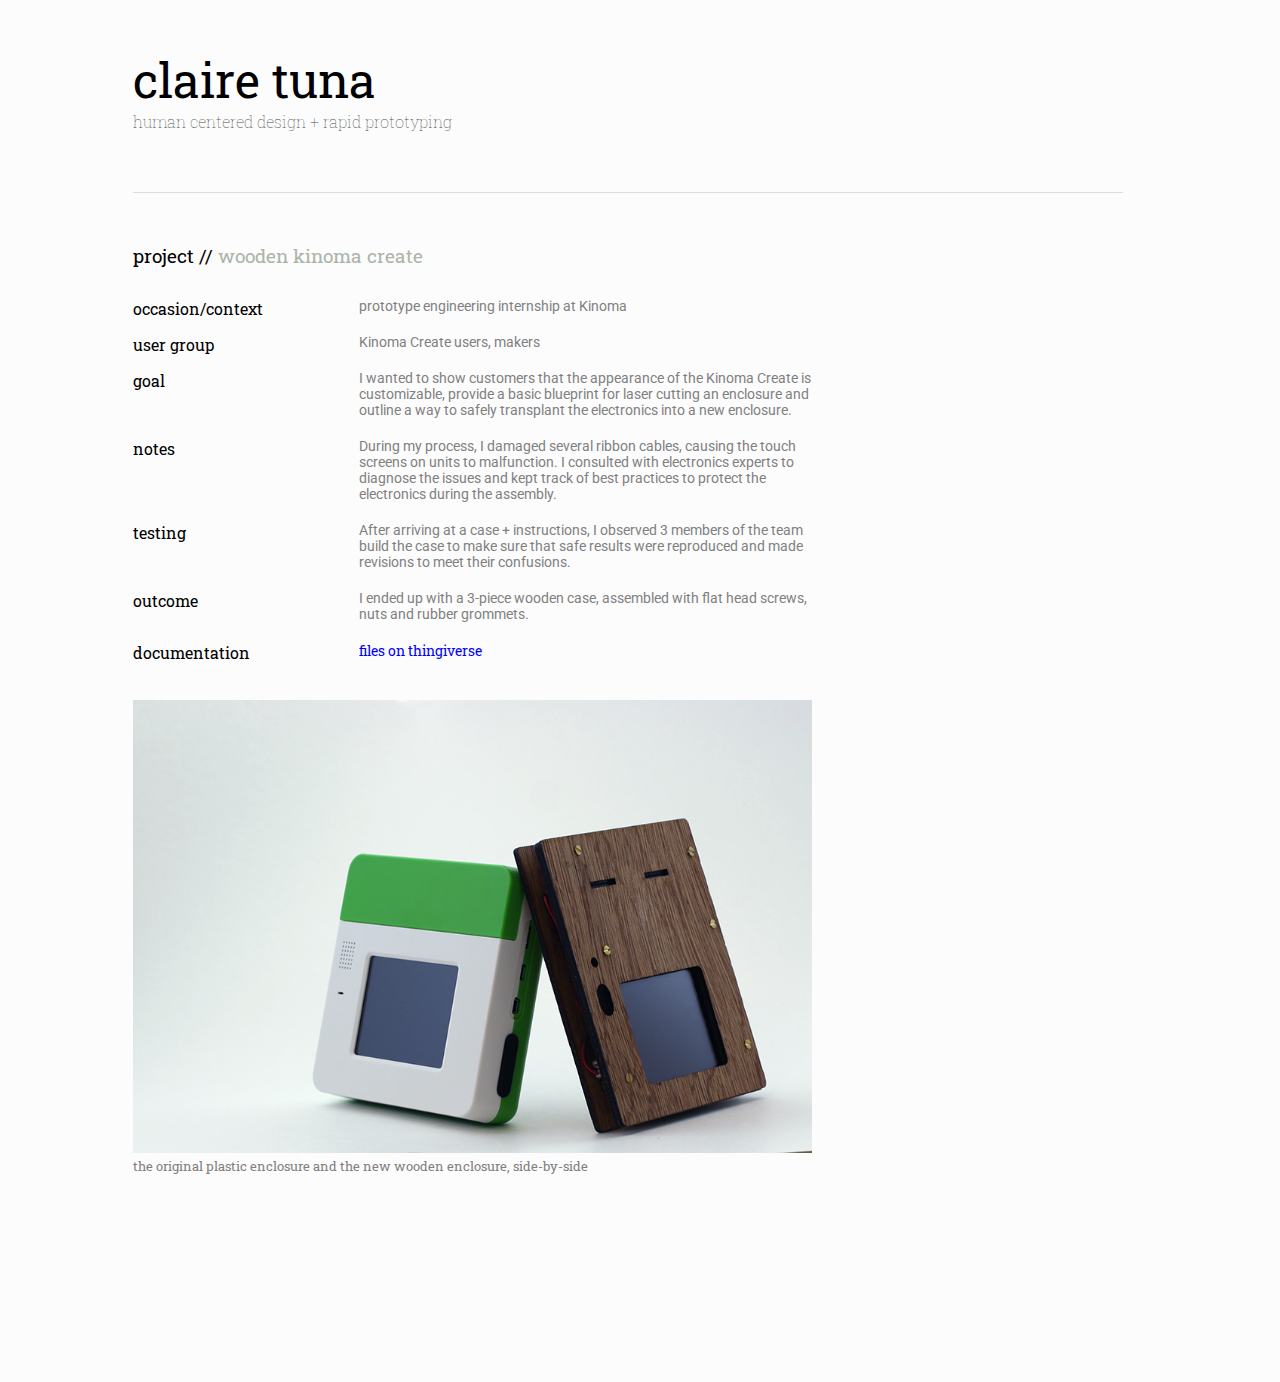
<file: projects/wooden_create.html>
<head>
  <title>claire tuna // wooden kinoma create</title>
  <link href='../assets/stylesheets/unsemantic-grid-responsive.css' rel='stylesheet' type='text/css'>
  <link href='../assets/stylesheets/index.css' rel='stylesheet' type='text/css'>
  <link href="http://fonts.googleapis.com/css?family=Roboto:400,100|Slabo+27px|Roboto+Slab:400,300,100' rel='stylesheet" rel='stylesheet' type='text/css'>
  <script>
    (function(i,s,o,g,r,a,m){i['GoogleAnalyticsObject']=r;i[r]=i[r]||function(){
    (i[r].q=i[r].q||[]).push(arguments)},i[r].l=1*new Date();a=s.createElement(o),
    m=s.getElementsByTagName(o)[0];a.async=1;a.src=g;m.parentNode.insertBefore(a,m)
    })(window,document,'script','//www.google-analytics.com/analytics.js','ga');
  
    ga('create', 'UA-60218606-1', 'auto');
    ga('send', 'pageview');
  
  </script>
</head>
<body>
  <div class='grid-container'>
    <div class='grid-85 grid-parent'>
      <a href='../index.html'>
        <div class='banner grid-100 mobile-grid-100'>
          <h1>claire tuna</h1>
          <h2>human centered design + rapid prototyping</h2>
        </div>
      </a>
      <div class='line'></div>
      <div class='grid-66'>
        <div class='span project-title'>
          project //
          <span class='project-name'>wooden kinoma create</span>
        </div>
        <div class='section'>
          <div class='title grid-33'>occasion/context</div>
          <div class='description prefix-33'>
            prototype engineering internship at Kinoma
          </div>
        </div>
        <div class='section'>
          <div class='title grid-33'>user group</div>
          <div class='description prefix-33'>Kinoma Create users, makers</div>
        </div>
        <div class='section'>
          <div class='title grid-33'>goal</div>
          <div class='description prefix-33'>I wanted to show customers that the appearance of the Kinoma Create is customizable, provide a basic blueprint for laser cutting an enclosure and outline a way to safely transplant the electronics into a new enclosure.</div>
        </div>
        <div class='section'>
          <div class='title grid-33'>notes</div>
          <div class='description prefix-33'>During my process, I damaged several ribbon cables, causing the touch screens on units to malfunction. I consulted with electronics experts to diagnose the issues and kept track of best practices to protect the electronics during the assembly.</div>
        </div>
        <div class='section'>
          <div class='title grid-33'>testing</div>
          <div class='description prefix-33'>After arriving at a case + instructions, I observed 3 members of the team build the case to make sure that safe results were reproduced and made revisions to meet their confusions.</div>
        </div>
        <div class='section'>
          <div class='title grid-33'>outcome</div>
          <div class='description prefix-33'>I ended up with a 3-piece wooden case, assembled with flat head screws, nuts and rubber grommets.</div>
        </div>
        <div class='section'>
          <div class='title grid-33'>documentation</div>
          <a class='link' href='http://bit.ly/createstand'>
            files on thingiverse
          </a>
        </div>
        <img class='project-photo' src='../assets/images/woodencreate/slider1.png'>
        <div class='caption' id='last'>the original plastic enclosure and the new wooden enclosure, side-by-side</div>
      </div>
    </div>
  </div>
  <script src='../assets/javascripts/jquery-1.9.1.min.js'></script>
  <script src='../assets/javascripts/demo.js'></script>
</body>
</file>
<file: assets/stylesheets/index.css>
body {
  font-family: "Roboto Slab", "Helvetica", sans-serif;
  padding-left: 5px;
  background-color: #fcfcfc;
     }

a {
  text-decoration: none; }

.banner {
  cursor: pointer; }

h1 {
  color: black;
  font-size: 300%;
  margin-top: 40px;
  margin-bottom: 0px;
  font-weight: normal; }

h2 {
  color: #4D4D4D;
  font-size: 100%;
  margin-top: 0px;
  margin-bottom: 60px;
  font-weight: lighter; }

.grid-33 {
  padding-right: 30px;
  position: relative; }

.grid-33:hover .thumbnail {
  opacity: .8; }

.grid-33:hover h3 {
  opacity: .9; }

.thumbnail {
  font-size: 30px;
  overflow: hidden;
  margin-bottom: 30px;
  padding-right: 30px;
  text-align: center; 
}

img {
 
  max-width: 100%; }

h3 {
  opacity: .3;
  position: absolute;
  left: 15px;
  bottom: 15px;
  font-size: 200%;
  margin-bottom: 0px;
  color: black;
  font-weight: bold; }

.grid-parent {
  float:none;
  margin-left: auto;
  margin-right: auto; 
  margin-bottom:100px;}

.section {
  margin-bottom: 20px; }

.title {
  color: black;
  font-size: 100%;
  font-weight: light; }

.description {
  font-family: "Roboto";
  color: grey;
  font-size: 85%;
  font-weight: light; }

.project-title {
  color: black;
  margin-bottom: 30px;
  font-size: 120%; }

.caption {
  color: grey;
  padding-top: 5px;
  font-size: 80%; 
  margin-bottom: 20px;
}

.project-photo{

  margin-top:20px;
}

#last {
  margin-bottom: 100px; }

.issue-title {
  color: #a26761; }

.solution-title {
  color: #61a264;
  text-decoration: line-through; }

.project-name {
  color: #abb4a9; }

.bottom20 {
  margin-bottom: 20px; }

.link {
  color: blue;
  font-size: 85%;
  font-weight: light; }

.slideshow_caption {
  font-family: "Helvetica", sans-serif;
  position: absolute;
  width: 600px;
  height: 12px;
  top: 555;
  left: 10px;
  text-align: left;
  font-size: 90%;
  color: #999999; }

.line {
  border-bottom: 1px solid #ddd;
  margin-bottom: 50px;
  margin-right: 30px;

}
/*# sourceMappingURL=index.css.map */
</file>
<file: assets/stylesheets/unsemantic-grid-responsive.css>
/* ============================================ */
/* This file has a mobile-to-desktop breakpoint */
/* ============================================ */
@media (max-width: 400px) {
  @-ms-viewport {
    width: 320px;
  }
}
.clear {
  clear: both;
  display: block;
  overflow: hidden;
  visibility: hidden;
  width: 0;
  height: 0;
}

.grid-container:before, .grid-5:before, .mobile-grid-5:before, .grid-10:before, .mobile-grid-10:before, .grid-15:before, .mobile-grid-15:before, .grid-20:before, .mobile-grid-20:before, .grid-25:before, .mobile-grid-25:before, .grid-30:before, .mobile-grid-30:before, .grid-35:before, .mobile-grid-35:before, .grid-40:before, .mobile-grid-40:before, .grid-45:before, .mobile-grid-45:before, .grid-50:before, .mobile-grid-50:before, .grid-55:before, .mobile-grid-55:before, .grid-60:before, .mobile-grid-60:before, .grid-65:before, .mobile-grid-65:before, .grid-70:before, .mobile-grid-70:before, .grid-75:before, .mobile-grid-75:before, .grid-80:before, .mobile-grid-80:before, .grid-85:before, .mobile-grid-85:before, .grid-90:before, .mobile-grid-90:before, .grid-95:before, .mobile-grid-95:before, .grid-100:before, .mobile-grid-100:before, .grid-33:before, .mobile-grid-33:before, .grid-66:before, .mobile-grid-66:before, .clearfix:before,
.grid-container:after,
.grid-5:after,
.mobile-grid-5:after,
.grid-10:after,
.mobile-grid-10:after,
.grid-15:after,
.mobile-grid-15:after,
.grid-20:after,
.mobile-grid-20:after,
.grid-25:after,
.mobile-grid-25:after,
.grid-30:after,
.mobile-grid-30:after,
.grid-35:after,
.mobile-grid-35:after,
.grid-40:after,
.mobile-grid-40:after,
.grid-45:after,
.mobile-grid-45:after,
.grid-50:after,
.mobile-grid-50:after,
.grid-55:after,
.mobile-grid-55:after,
.grid-60:after,
.mobile-grid-60:after,
.grid-65:after,
.mobile-grid-65:after,
.grid-70:after,
.mobile-grid-70:after,
.grid-75:after,
.mobile-grid-75:after,
.grid-80:after,
.mobile-grid-80:after,
.grid-85:after,
.mobile-grid-85:after,
.grid-90:after,
.mobile-grid-90:after,
.grid-95:after,
.mobile-grid-95:after,
.grid-100:after,
.mobile-grid-100:after,
.grid-33:after,
.mobile-grid-33:after,
.grid-66:after,
.mobile-grid-66:after,
.clearfix:after {
  content: ".";
  display: block;
  overflow: hidden;
  visibility: hidden;
  font-size: 0;
  line-height: 0;
  width: 0;
  height: 0;
}

.grid-container:after, .grid-5:after, .mobile-grid-5:after, .grid-10:after, .mobile-grid-10:after, .grid-15:after, .mobile-grid-15:after, .grid-20:after, .mobile-grid-20:after, .grid-25:after, .mobile-grid-25:after, .grid-30:after, .mobile-grid-30:after, .grid-35:after, .mobile-grid-35:after, .grid-40:after, .mobile-grid-40:after, .grid-45:after, .mobile-grid-45:after, .grid-50:after, .mobile-grid-50:after, .grid-55:after, .mobile-grid-55:after, .grid-60:after, .mobile-grid-60:after, .grid-65:after, .mobile-grid-65:after, .grid-70:after, .mobile-grid-70:after, .grid-75:after, .mobile-grid-75:after, .grid-80:after, .mobile-grid-80:after, .grid-85:after, .mobile-grid-85:after, .grid-90:after, .mobile-grid-90:after, .grid-95:after, .mobile-grid-95:after, .grid-100:after, .mobile-grid-100:after, .grid-33:after, .mobile-grid-33:after, .grid-66:after, .mobile-grid-66:after, .clearfix:after {
  clear: both;
}

.grid-container, .grid-5, .mobile-grid-5, .grid-10, .mobile-grid-10, .grid-15, .mobile-grid-15, .grid-20, .mobile-grid-20, .grid-25, .mobile-grid-25, .grid-30, .mobile-grid-30, .grid-35, .mobile-grid-35, .grid-40, .mobile-grid-40, .grid-45, .mobile-grid-45, .grid-50, .mobile-grid-50, .grid-55, .mobile-grid-55, .grid-60, .mobile-grid-60, .grid-65, .mobile-grid-65, .grid-70, .mobile-grid-70, .grid-75, .mobile-grid-75, .grid-80, .mobile-grid-80, .grid-85, .mobile-grid-85, .grid-90, .mobile-grid-90, .grid-95, .mobile-grid-95, .grid-100, .mobile-grid-100, .grid-33, .mobile-grid-33, .grid-66, .mobile-grid-66, .clearfix {
  /* <IE7> */
  *zoom: 1;
  /* </IE7> */
}

.grid-container {
  margin-left: auto;
  margin-right: auto;
  max-width: 1200px;
  padding-left: 0px;
  padding-right: 0px;
}

.grid-5, .mobile-grid-5, .grid-10, .mobile-grid-10, .grid-15, .mobile-grid-15, .grid-20, .mobile-grid-20, .grid-25, .mobile-grid-25, .grid-30, .mobile-grid-30, .grid-35, .mobile-grid-35, .grid-40, .mobile-grid-40, .grid-45, .mobile-grid-45, .grid-50, .mobile-grid-50, .grid-55, .mobile-grid-55, .grid-60, .mobile-grid-60, .grid-65, .mobile-grid-65, .grid-70, .mobile-grid-70, .grid-75, .mobile-grid-75, .grid-80, .mobile-grid-80, .grid-85, .mobile-grid-85, .grid-90, .mobile-grid-90, .grid-95, .mobile-grid-95, .grid-100, .mobile-grid-100, .grid-33, .mobile-grid-33, .grid-66, .mobile-grid-66 {
  -moz-box-sizing: border-box;
  -webkit-box-sizing: border-box;
  box-sizing: border-box;
  padding-left: 0px;
  padding-right: 0px;
  /* <IE7> */
  *padding-left: 0;
  *padding-right: 0;
  /* </IE7> */
}
.grid-5 > *, .mobile-grid-5 > *, .grid-10 > *, .mobile-grid-10 > *, .grid-15 > *, .mobile-grid-15 > *, .grid-20 > *, .mobile-grid-20 > *, .grid-25 > *, .mobile-grid-25 > *, .grid-30 > *, .mobile-grid-30 > *, .grid-35 > *, .mobile-grid-35 > *, .grid-40 > *, .mobile-grid-40 > *, .grid-45 > *, .mobile-grid-45 > *, .grid-50 > *, .mobile-grid-50 > *, .grid-55 > *, .mobile-grid-55 > *, .grid-60 > *, .mobile-grid-60 > *, .grid-65 > *, .mobile-grid-65 > *, .grid-70 > *, .mobile-grid-70 > *, .grid-75 > *, .mobile-grid-75 > *, .grid-80 > *, .mobile-grid-80 > *, .grid-85 > *, .mobile-grid-85 > *, .grid-90 > *, .mobile-grid-90 > *, .grid-95 > *, .mobile-grid-95 > *, .grid-100 > *, .mobile-grid-100 > *, .grid-33 > *, .mobile-grid-33 > *, .grid-66 > *, .mobile-grid-66 > * {
  /* <IE7> */
  *margin-left: "expression((!this.className.match(/grid-[1-9]/) && this.currentStyle.display === " block " && this.currentStyle.width === " auto ') && "10px")';
  *margin-right: "expression((!this.className.match(/grid-[1-9]/) && this.currentStyle.display === " block " && this.currentStyle.width === " auto ') && "10px")';
  /* </IE7> */
}

.grid-parent {
  padding-left: 0;
  padding-right: 0;
}

@media (max-width: 767px) {
  .mobile-push-5, .mobile-pull-5, .mobile-push-10, .mobile-pull-10, .mobile-push-15, .mobile-pull-15, .mobile-push-20, .mobile-pull-20, .mobile-push-25, .mobile-pull-25, .mobile-push-30, .mobile-pull-30, .mobile-push-35, .mobile-pull-35, .mobile-push-40, .mobile-pull-40, .mobile-push-45, .mobile-pull-45, .mobile-push-50, .mobile-pull-50, .mobile-push-55, .mobile-pull-55, .mobile-push-60, .mobile-pull-60, .mobile-push-65, .mobile-pull-65, .mobile-push-70, .mobile-pull-70, .mobile-push-75, .mobile-pull-75, .mobile-push-80, .mobile-pull-80, .mobile-push-85, .mobile-pull-85, .mobile-push-90, .mobile-pull-90, .mobile-push-95, .mobile-pull-95, .mobile-push-33, .mobile-pull-33, .mobile-push-66, .mobile-pull-66 {
    position: relative;
  }

  .hide-on-mobile {
    display: none !important;
  }

  .mobile-grid-5 {
    float: left;
    width: 5%;
    /* <IE7> */
    *width: expression(Math.floor(0.05 * (this.parentNode.offsetWidth - parseFloat(this.parentNode.currentStyle.paddingLeft) - parseFloat(this.parentNode.currentStyle.paddingRight))) + "px");
    /* </IE7> */
  }

  .mobile-prefix-5 {
    margin-left: 5%;
  }

  .mobile-suffix-5 {
    margin-right: 5%;
  }

  .mobile-push-5 {
    left: 5%;
    /* <IE7> */
    *left: expression(Math.floor(0.05 * (this.parentNode.offsetWidth - parseFloat(this.parentNode.currentStyle.paddingLeft) - parseFloat(this.parentNode.currentStyle.paddingRight))) + "px");
    /* </IE7> */
  }

  .mobile-pull-5 {
    left: -5%;
    /* <IE7> */
    *left: expression(Math.floor(-0.05 * (this.parentNode.offsetWidth - parseFloat(this.parentNode.currentStyle.paddingLeft) - parseFloat(this.parentNode.currentStyle.paddingRight))) + "px");
    /* </IE7> */
  }

  .mobile-grid-10 {
    float: left;
    width: 10%;
    /* <IE7> */
    *width: expression(Math.floor(0.1 * (this.parentNode.offsetWidth - parseFloat(this.parentNode.currentStyle.paddingLeft) - parseFloat(this.parentNode.currentStyle.paddingRight))) + "px");
    /* </IE7> */
  }

  .mobile-prefix-10 {
    margin-left: 10%;
  }

  .mobile-suffix-10 {
    margin-right: 10%;
  }

  .mobile-push-10 {
    left: 10%;
    /* <IE7> */
    *left: expression(Math.floor(0.1 * (this.parentNode.offsetWidth - parseFloat(this.parentNode.currentStyle.paddingLeft) - parseFloat(this.parentNode.currentStyle.paddingRight))) + "px");
    /* </IE7> */
  }

  .mobile-pull-10 {
    left: -10%;
    /* <IE7> */
    *left: expression(Math.floor(-0.1 * (this.parentNode.offsetWidth - parseFloat(this.parentNode.currentStyle.paddingLeft) - parseFloat(this.parentNode.currentStyle.paddingRight))) + "px");
    /* </IE7> */
  }

  .mobile-grid-15 {
    float: left;
    width: 15%;
    /* <IE7> */
    *width: expression(Math.floor(0.15 * (this.parentNode.offsetWidth - parseFloat(this.parentNode.currentStyle.paddingLeft) - parseFloat(this.parentNode.currentStyle.paddingRight))) + "px");
    /* </IE7> */
  }

  .mobile-prefix-15 {
    margin-left: 15%;
  }

  .mobile-suffix-15 {
    margin-right: 15%;
  }

  .mobile-push-15 {
    left: 15%;
    /* <IE7> */
    *left: expression(Math.floor(0.15 * (this.parentNode.offsetWidth - parseFloat(this.parentNode.currentStyle.paddingLeft) - parseFloat(this.parentNode.currentStyle.paddingRight))) + "px");
    /* </IE7> */
  }

  .mobile-pull-15 {
    left: -15%;
    /* <IE7> */
    *left: expression(Math.floor(-0.15 * (this.parentNode.offsetWidth - parseFloat(this.parentNode.currentStyle.paddingLeft) - parseFloat(this.parentNode.currentStyle.paddingRight))) + "px");
    /* </IE7> */
  }

  .mobile-grid-20 {
    float: left;
    width: 20%;
    /* <IE7> */
    *width: expression(Math.floor(0.2 * (this.parentNode.offsetWidth - parseFloat(this.parentNode.currentStyle.paddingLeft) - parseFloat(this.parentNode.currentStyle.paddingRight))) + "px");
    /* </IE7> */
  }

  .mobile-prefix-20 {
    margin-left: 20%;
  }

  .mobile-suffix-20 {
    margin-right: 20%;
  }

  .mobile-push-20 {
    left: 20%;
    /* <IE7> */
    *left: expression(Math.floor(0.2 * (this.parentNode.offsetWidth - parseFloat(this.parentNode.currentStyle.paddingLeft) - parseFloat(this.parentNode.currentStyle.paddingRight))) + "px");
    /* </IE7> */
  }

  .mobile-pull-20 {
    left: -20%;
    /* <IE7> */
    *left: expression(Math.floor(-0.2 * (this.parentNode.offsetWidth - parseFloat(this.parentNode.currentStyle.paddingLeft) - parseFloat(this.parentNode.currentStyle.paddingRight))) + "px");
    /* </IE7> */
  }

  .mobile-grid-25 {
    float: left;
    width: 25%;
    /* <IE7> */
    *width: expression(Math.floor(0.25 * (this.parentNode.offsetWidth - parseFloat(this.parentNode.currentStyle.paddingLeft) - parseFloat(this.parentNode.currentStyle.paddingRight))) + "px");
    /* </IE7> */
  }

  .mobile-prefix-25 {
    margin-left: 25%;
  }

  .mobile-suffix-25 {
    margin-right: 25%;
  }

  .mobile-push-25 {
    left: 25%;
    /* <IE7> */
    *left: expression(Math.floor(0.25 * (this.parentNode.offsetWidth - parseFloat(this.parentNode.currentStyle.paddingLeft) - parseFloat(this.parentNode.currentStyle.paddingRight))) + "px");
    /* </IE7> */
  }

  .mobile-pull-25 {
    left: -25%;
    /* <IE7> */
    *left: expression(Math.floor(-0.25 * (this.parentNode.offsetWidth - parseFloat(this.parentNode.currentStyle.paddingLeft) - parseFloat(this.parentNode.currentStyle.paddingRight))) + "px");
    /* </IE7> */
  }

  .mobile-grid-30 {
    float: left;
    width: 30%;
    /* <IE7> */
    *width: expression(Math.floor(0.3 * (this.parentNode.offsetWidth - parseFloat(this.parentNode.currentStyle.paddingLeft) - parseFloat(this.parentNode.currentStyle.paddingRight))) + "px");
    /* </IE7> */
  }

  .mobile-prefix-30 {
    margin-left: 30%;
  }

  .mobile-suffix-30 {
    margin-right: 30%;
  }

  .mobile-push-30 {
    left: 30%;
    /* <IE7> */
    *left: expression(Math.floor(0.3 * (this.parentNode.offsetWidth - parseFloat(this.parentNode.currentStyle.paddingLeft) - parseFloat(this.parentNode.currentStyle.paddingRight))) + "px");
    /* </IE7> */
  }

  .mobile-pull-30 {
    left: -30%;
    /* <IE7> */
    *left: expression(Math.floor(-0.3 * (this.parentNode.offsetWidth - parseFloat(this.parentNode.currentStyle.paddingLeft) - parseFloat(this.parentNode.currentStyle.paddingRight))) + "px");
    /* </IE7> */
  }

  .mobile-grid-35 {
    float: left;
    width: 35%;
    /* <IE7> */
    *width: expression(Math.floor(0.35 * (this.parentNode.offsetWidth - parseFloat(this.parentNode.currentStyle.paddingLeft) - parseFloat(this.parentNode.currentStyle.paddingRight))) + "px");
    /* </IE7> */
  }

  .mobile-prefix-35 {
    margin-left: 35%;
  }

  .mobile-suffix-35 {
    margin-right: 35%;
  }

  .mobile-push-35 {
    left: 35%;
    /* <IE7> */
    *left: expression(Math.floor(0.35 * (this.parentNode.offsetWidth - parseFloat(this.parentNode.currentStyle.paddingLeft) - parseFloat(this.parentNode.currentStyle.paddingRight))) + "px");
    /* </IE7> */
  }

  .mobile-pull-35 {
    left: -35%;
    /* <IE7> */
    *left: expression(Math.floor(-0.35 * (this.parentNode.offsetWidth - parseFloat(this.parentNode.currentStyle.paddingLeft) - parseFloat(this.parentNode.currentStyle.paddingRight))) + "px");
    /* </IE7> */
  }

  .mobile-grid-40 {
    float: left;
    width: 40%;
    /* <IE7> */
    *width: expression(Math.floor(0.4 * (this.parentNode.offsetWidth - parseFloat(this.parentNode.currentStyle.paddingLeft) - parseFloat(this.parentNode.currentStyle.paddingRight))) + "px");
    /* </IE7> */
  }

  .mobile-prefix-40 {
    margin-left: 40%;
  }

  .mobile-suffix-40 {
    margin-right: 40%;
  }

  .mobile-push-40 {
    left: 40%;
    /* <IE7> */
    *left: expression(Math.floor(0.4 * (this.parentNode.offsetWidth - parseFloat(this.parentNode.currentStyle.paddingLeft) - parseFloat(this.parentNode.currentStyle.paddingRight))) + "px");
    /* </IE7> */
  }

  .mobile-pull-40 {
    left: -40%;
    /* <IE7> */
    *left: expression(Math.floor(-0.4 * (this.parentNode.offsetWidth - parseFloat(this.parentNode.currentStyle.paddingLeft) - parseFloat(this.parentNode.currentStyle.paddingRight))) + "px");
    /* </IE7> */
  }

  .mobile-grid-45 {
    float: left;
    width: 45%;
    /* <IE7> */
    *width: expression(Math.floor(0.45 * (this.parentNode.offsetWidth - parseFloat(this.parentNode.currentStyle.paddingLeft) - parseFloat(this.parentNode.currentStyle.paddingRight))) + "px");
    /* </IE7> */
  }

  .mobile-prefix-45 {
    margin-left: 45%;
  }

  .mobile-suffix-45 {
    margin-right: 45%;
  }

  .mobile-push-45 {
    left: 45%;
    /* <IE7> */
    *left: expression(Math.floor(0.45 * (this.parentNode.offsetWidth - parseFloat(this.parentNode.currentStyle.paddingLeft) - parseFloat(this.parentNode.currentStyle.paddingRight))) + "px");
    /* </IE7> */
  }

  .mobile-pull-45 {
    left: -45%;
    /* <IE7> */
    *left: expression(Math.floor(-0.45 * (this.parentNode.offsetWidth - parseFloat(this.parentNode.currentStyle.paddingLeft) - parseFloat(this.parentNode.currentStyle.paddingRight))) + "px");
    /* </IE7> */
  }

  .mobile-grid-50 {
    float: left;
    width: 50%;
    /* <IE7> */
    *width: expression(Math.floor(0.5 * (this.parentNode.offsetWidth - parseFloat(this.parentNode.currentStyle.paddingLeft) - parseFloat(this.parentNode.currentStyle.paddingRight))) + "px");
    /* </IE7> */
  }

  .mobile-prefix-50 {
    margin-left: 50%;
  }

  .mobile-suffix-50 {
    margin-right: 50%;
  }

  .mobile-push-50 {
    left: 50%;
    /* <IE7> */
    *left: expression(Math.floor(0.5 * (this.parentNode.offsetWidth - parseFloat(this.parentNode.currentStyle.paddingLeft) - parseFloat(this.parentNode.currentStyle.paddingRight))) + "px");
    /* </IE7> */
  }

  .mobile-pull-50 {
    left: -50%;
    /* <IE7> */
    *left: expression(Math.floor(-0.5 * (this.parentNode.offsetWidth - parseFloat(this.parentNode.currentStyle.paddingLeft) - parseFloat(this.parentNode.currentStyle.paddingRight))) + "px");
    /* </IE7> */
  }

  .mobile-grid-55 {
    float: left;
    width: 55%;
    /* <IE7> */
    *width: expression(Math.floor(0.55 * (this.parentNode.offsetWidth - parseFloat(this.parentNode.currentStyle.paddingLeft) - parseFloat(this.parentNode.currentStyle.paddingRight))) + "px");
    /* </IE7> */
  }

  .mobile-prefix-55 {
    margin-left: 55%;
  }

  .mobile-suffix-55 {
    margin-right: 55%;
  }

  .mobile-push-55 {
    left: 55%;
    /* <IE7> */
    *left: expression(Math.floor(0.55 * (this.parentNode.offsetWidth - parseFloat(this.parentNode.currentStyle.paddingLeft) - parseFloat(this.parentNode.currentStyle.paddingRight))) + "px");
    /* </IE7> */
  }

  .mobile-pull-55 {
    left: -55%;
    /* <IE7> */
    *left: expression(Math.floor(-0.55 * (this.parentNode.offsetWidth - parseFloat(this.parentNode.currentStyle.paddingLeft) - parseFloat(this.parentNode.currentStyle.paddingRight))) + "px");
    /* </IE7> */
  }

  .mobile-grid-60 {
    float: left;
    width: 60%;
    /* <IE7> */
    *width: expression(Math.floor(0.6 * (this.parentNode.offsetWidth - parseFloat(this.parentNode.currentStyle.paddingLeft) - parseFloat(this.parentNode.currentStyle.paddingRight))) + "px");
    /* </IE7> */
  }

  .mobile-prefix-60 {
    margin-left: 60%;
  }

  .mobile-suffix-60 {
    margin-right: 60%;
  }

  .mobile-push-60 {
    left: 60%;
    /* <IE7> */
    *left: expression(Math.floor(0.6 * (this.parentNode.offsetWidth - parseFloat(this.parentNode.currentStyle.paddingLeft) - parseFloat(this.parentNode.currentStyle.paddingRight))) + "px");
    /* </IE7> */
  }

  .mobile-pull-60 {
    left: -60%;
    /* <IE7> */
    *left: expression(Math.floor(-0.6 * (this.parentNode.offsetWidth - parseFloat(this.parentNode.currentStyle.paddingLeft) - parseFloat(this.parentNode.currentStyle.paddingRight))) + "px");
    /* </IE7> */
  }

  .mobile-grid-65 {
    float: left;
    width: 65%;
    /* <IE7> */
    *width: expression(Math.floor(0.65 * (this.parentNode.offsetWidth - parseFloat(this.parentNode.currentStyle.paddingLeft) - parseFloat(this.parentNode.currentStyle.paddingRight))) + "px");
    /* </IE7> */
  }

  .mobile-prefix-65 {
    margin-left: 65%;
  }

  .mobile-suffix-65 {
    margin-right: 65%;
  }

  .mobile-push-65 {
    left: 65%;
    /* <IE7> */
    *left: expression(Math.floor(0.65 * (this.parentNode.offsetWidth - parseFloat(this.parentNode.currentStyle.paddingLeft) - parseFloat(this.parentNode.currentStyle.paddingRight))) + "px");
    /* </IE7> */
  }

  .mobile-pull-65 {
    left: -65%;
    /* <IE7> */
    *left: expression(Math.floor(-0.65 * (this.parentNode.offsetWidth - parseFloat(this.parentNode.currentStyle.paddingLeft) - parseFloat(this.parentNode.currentStyle.paddingRight))) + "px");
    /* </IE7> */
  }

  .mobile-grid-70 {
    float: left;
    width: 70%;
    /* <IE7> */
    *width: expression(Math.floor(0.7 * (this.parentNode.offsetWidth - parseFloat(this.parentNode.currentStyle.paddingLeft) - parseFloat(this.parentNode.currentStyle.paddingRight))) + "px");
    /* </IE7> */
  }

  .mobile-prefix-70 {
    margin-left: 70%;
  }

  .mobile-suffix-70 {
    margin-right: 70%;
  }

  .mobile-push-70 {
    left: 70%;
    /* <IE7> */
    *left: expression(Math.floor(0.7 * (this.parentNode.offsetWidth - parseFloat(this.parentNode.currentStyle.paddingLeft) - parseFloat(this.parentNode.currentStyle.paddingRight))) + "px");
    /* </IE7> */
  }

  .mobile-pull-70 {
    left: -70%;
    /* <IE7> */
    *left: expression(Math.floor(-0.7 * (this.parentNode.offsetWidth - parseFloat(this.parentNode.currentStyle.paddingLeft) - parseFloat(this.parentNode.currentStyle.paddingRight))) + "px");
    /* </IE7> */
  }

  .mobile-grid-75 {
    float: left;
    width: 75%;
    /* <IE7> */
    *width: expression(Math.floor(0.75 * (this.parentNode.offsetWidth - parseFloat(this.parentNode.currentStyle.paddingLeft) - parseFloat(this.parentNode.currentStyle.paddingRight))) + "px");
    /* </IE7> */
  }

  .mobile-prefix-75 {
    margin-left: 75%;
  }

  .mobile-suffix-75 {
    margin-right: 75%;
  }

  .mobile-push-75 {
    left: 75%;
    /* <IE7> */
    *left: expression(Math.floor(0.75 * (this.parentNode.offsetWidth - parseFloat(this.parentNode.currentStyle.paddingLeft) - parseFloat(this.parentNode.currentStyle.paddingRight))) + "px");
    /* </IE7> */
  }

  .mobile-pull-75 {
    left: -75%;
    /* <IE7> */
    *left: expression(Math.floor(-0.75 * (this.parentNode.offsetWidth - parseFloat(this.parentNode.currentStyle.paddingLeft) - parseFloat(this.parentNode.currentStyle.paddingRight))) + "px");
    /* </IE7> */
  }

  .mobile-grid-80 {
    float: left;
    width: 80%;
    /* <IE7> */
    *width: expression(Math.floor(0.8 * (this.parentNode.offsetWidth - parseFloat(this.parentNode.currentStyle.paddingLeft) - parseFloat(this.parentNode.currentStyle.paddingRight))) + "px");
    /* </IE7> */
  }

  .mobile-prefix-80 {
    margin-left: 80%;
  }

  .mobile-suffix-80 {
    margin-right: 80%;
  }

  .mobile-push-80 {
    left: 80%;
    /* <IE7> */
    *left: expression(Math.floor(0.8 * (this.parentNode.offsetWidth - parseFloat(this.parentNode.currentStyle.paddingLeft) - parseFloat(this.parentNode.currentStyle.paddingRight))) + "px");
    /* </IE7> */
  }

  .mobile-pull-80 {
    left: -80%;
    /* <IE7> */
    *left: expression(Math.floor(-0.8 * (this.parentNode.offsetWidth - parseFloat(this.parentNode.currentStyle.paddingLeft) - parseFloat(this.parentNode.currentStyle.paddingRight))) + "px");
    /* </IE7> */
  }

  .mobile-grid-85 {
    float: left;
    width: 85%;
    /* <IE7> */
    *width: expression(Math.floor(0.85 * (this.parentNode.offsetWidth - parseFloat(this.parentNode.currentStyle.paddingLeft) - parseFloat(this.parentNode.currentStyle.paddingRight))) + "px");
    /* </IE7> */
  }

  .mobile-prefix-85 {
    margin-left: 85%;
  }

  .mobile-suffix-85 {
    margin-right: 85%;
  }

  .mobile-push-85 {
    left: 85%;
    /* <IE7> */
    *left: expression(Math.floor(0.85 * (this.parentNode.offsetWidth - parseFloat(this.parentNode.currentStyle.paddingLeft) - parseFloat(this.parentNode.currentStyle.paddingRight))) + "px");
    /* </IE7> */
  }

  .mobile-pull-85 {
    left: -85%;
    /* <IE7> */
    *left: expression(Math.floor(-0.85 * (this.parentNode.offsetWidth - parseFloat(this.parentNode.currentStyle.paddingLeft) - parseFloat(this.parentNode.currentStyle.paddingRight))) + "px");
    /* </IE7> */
  }

  .mobile-grid-90 {
    float: left;
    width: 90%;
    /* <IE7> */
    *width: expression(Math.floor(0.9 * (this.parentNode.offsetWidth - parseFloat(this.parentNode.currentStyle.paddingLeft) - parseFloat(this.parentNode.currentStyle.paddingRight))) + "px");
    /* </IE7> */
  }

  .mobile-prefix-90 {
    margin-left: 90%;
  }

  .mobile-suffix-90 {
    margin-right: 90%;
  }

  .mobile-push-90 {
    left: 90%;
    /* <IE7> */
    *left: expression(Math.floor(0.9 * (this.parentNode.offsetWidth - parseFloat(this.parentNode.currentStyle.paddingLeft) - parseFloat(this.parentNode.currentStyle.paddingRight))) + "px");
    /* </IE7> */
  }

  .mobile-pull-90 {
    left: -90%;
    /* <IE7> */
    *left: expression(Math.floor(-0.9 * (this.parentNode.offsetWidth - parseFloat(this.parentNode.currentStyle.paddingLeft) - parseFloat(this.parentNode.currentStyle.paddingRight))) + "px");
    /* </IE7> */
  }

  .mobile-grid-95 {
    float: left;
    width: 95%;
    /* <IE7> */
    *width: expression(Math.floor(0.95 * (this.parentNode.offsetWidth - parseFloat(this.parentNode.currentStyle.paddingLeft) - parseFloat(this.parentNode.currentStyle.paddingRight))) + "px");
    /* </IE7> */
  }

  .mobile-prefix-95 {
    margin-left: 95%;
  }

  .mobile-suffix-95 {
    margin-right: 95%;
  }

  .mobile-push-95 {
    left: 95%;
    /* <IE7> */
    *left: expression(Math.floor(0.95 * (this.parentNode.offsetWidth - parseFloat(this.parentNode.currentStyle.paddingLeft) - parseFloat(this.parentNode.currentStyle.paddingRight))) + "px");
    /* </IE7> */
  }

  .mobile-pull-95 {
    left: -95%;
    /* <IE7> */
    *left: expression(Math.floor(-0.95 * (this.parentNode.offsetWidth - parseFloat(this.parentNode.currentStyle.paddingLeft) - parseFloat(this.parentNode.currentStyle.paddingRight))) + "px");
    /* </IE7> */
  }

  .mobile-grid-33 {
    float: left;
    width: 33.33333%;
    /* <IE7> */
    *width: expression(Math.floor(0.33333 * (this.parentNode.offsetWidth - parseFloat(this.parentNode.currentStyle.paddingLeft) - parseFloat(this.parentNode.currentStyle.paddingRight))) + "px");
    /* </IE7> */
  }

  .mobile-prefix-33 {
    margin-left: 33.33333%;
  }

  .mobile-suffix-33 {
    margin-right: 33.33333%;
  }

  .mobile-push-33 {
    left: 33.33333%;
    /* <IE7> */
    *left: expression(Math.floor(0.33333 * (this.parentNode.offsetWidth - parseFloat(this.parentNode.currentStyle.paddingLeft) - parseFloat(this.parentNode.currentStyle.paddingRight))) + "px");
    /* </IE7> */
  }

  .mobile-pull-33 {
    left: -33.33333%;
    /* <IE7> */
    *left: expression(Math.floor(-0.33333 * (this.parentNode.offsetWidth - parseFloat(this.parentNode.currentStyle.paddingLeft) - parseFloat(this.parentNode.currentStyle.paddingRight))) + "px");
    /* </IE7> */
  }

  .mobile-grid-66 {
    float: left;
    width: 66.66667%;
    /* <IE7> */
    *width: expression(Math.floor(0.66667 * (this.parentNode.offsetWidth - parseFloat(this.parentNode.currentStyle.paddingLeft) - parseFloat(this.parentNode.currentStyle.paddingRight))) + "px");
    /* </IE7> */
  }

  .mobile-prefix-66 {
    margin-left: 66.66667%;
  }

  .mobile-suffix-66 {
    margin-right: 66.66667%;
  }

  .mobile-push-66 {
    left: 66.66667%;
    /* <IE7> */
    *left: expression(Math.floor(0.66667 * (this.parentNode.offsetWidth - parseFloat(this.parentNode.currentStyle.paddingLeft) - parseFloat(this.parentNode.currentStyle.paddingRight))) + "px");
    /* </IE7> */
  }

  .mobile-pull-66 {
    left: -66.66667%;
    /* <IE7> */
    *left: expression(Math.floor(-0.66667 * (this.parentNode.offsetWidth - parseFloat(this.parentNode.currentStyle.paddingLeft) - parseFloat(this.parentNode.currentStyle.paddingRight))) + "px");
    /* </IE7> */
  }

  .mobile-grid-100 {
    clear: both;
    width: 100%;
  }
}
@media (min-width: 768px) {
  .push-5, .pull-5, .push-10, .pull-10, .push-15, .pull-15, .push-20, .pull-20, .push-25, .pull-25, .push-30, .pull-30, .push-35, .pull-35, .push-40, .pull-40, .push-45, .pull-45, .push-50, .pull-50, .push-55, .pull-55, .push-60, .pull-60, .push-65, .pull-65, .push-70, .pull-70, .push-75, .pull-75, .push-80, .pull-80, .push-85, .pull-85, .push-90, .pull-90, .push-95, .pull-95, .push-33, .pull-33, .push-66, .pull-66 {
    position: relative;
  }

  .hide-on-desktop {
    display: none !important;
  }

  .grid-5 {
    float: left;
    width: 5%;
    /* <IE7> */
    *width: expression(Math.floor(0.05 * (this.parentNode.offsetWidth - parseFloat(this.parentNode.currentStyle.paddingLeft) - parseFloat(this.parentNode.currentStyle.paddingRight))) + "px");
    /* </IE7> */
  }

  .prefix-5 {
    margin-left: 5%;
  }

  .suffix-5 {
    margin-right: 5%;
  }

  .push-5 {
    left: 5%;
    /* <IE7> */
    *left: expression(Math.floor(0.05 * (this.parentNode.offsetWidth - parseFloat(this.parentNode.currentStyle.paddingLeft) - parseFloat(this.parentNode.currentStyle.paddingRight))) + "px");
    /* </IE7> */
  }

  .pull-5 {
    left: -5%;
    /* <IE7> */
    *left: expression(Math.floor(-0.05 * (this.parentNode.offsetWidth - parseFloat(this.parentNode.currentStyle.paddingLeft) - parseFloat(this.parentNode.currentStyle.paddingRight))) + "px");
    /* </IE7> */
  }

  .grid-10 {
    float: left;
    width: 10%;
    /* <IE7> */
    *width: expression(Math.floor(0.1 * (this.parentNode.offsetWidth - parseFloat(this.parentNode.currentStyle.paddingLeft) - parseFloat(this.parentNode.currentStyle.paddingRight))) + "px");
    /* </IE7> */
  }

  .prefix-10 {
    margin-left: 10%;
  }

  .suffix-10 {
    margin-right: 10%;
  }

  .push-10 {
    left: 10%;
    /* <IE7> */
    *left: expression(Math.floor(0.1 * (this.parentNode.offsetWidth - parseFloat(this.parentNode.currentStyle.paddingLeft) - parseFloat(this.parentNode.currentStyle.paddingRight))) + "px");
    /* </IE7> */
  }

  .pull-10 {
    left: -10%;
    /* <IE7> */
    *left: expression(Math.floor(-0.1 * (this.parentNode.offsetWidth - parseFloat(this.parentNode.currentStyle.paddingLeft) - parseFloat(this.parentNode.currentStyle.paddingRight))) + "px");
    /* </IE7> */
  }

  .grid-15 {
    float: left;
    width: 15%;
    /* <IE7> */
    *width: expression(Math.floor(0.15 * (this.parentNode.offsetWidth - parseFloat(this.parentNode.currentStyle.paddingLeft) - parseFloat(this.parentNode.currentStyle.paddingRight))) + "px");
    /* </IE7> */
  }

  .prefix-15 {
    margin-left: 15%;
  }

  .suffix-15 {
    margin-right: 15%;
  }

  .push-15 {
    left: 15%;
    /* <IE7> */
    *left: expression(Math.floor(0.15 * (this.parentNode.offsetWidth - parseFloat(this.parentNode.currentStyle.paddingLeft) - parseFloat(this.parentNode.currentStyle.paddingRight))) + "px");
    /* </IE7> */
  }

  .pull-15 {
    left: -15%;
    /* <IE7> */
    *left: expression(Math.floor(-0.15 * (this.parentNode.offsetWidth - parseFloat(this.parentNode.currentStyle.paddingLeft) - parseFloat(this.parentNode.currentStyle.paddingRight))) + "px");
    /* </IE7> */
  }

  .grid-20 {
    float: left;
    width: 20%;
    /* <IE7> */
    *width: expression(Math.floor(0.2 * (this.parentNode.offsetWidth - parseFloat(this.parentNode.currentStyle.paddingLeft) - parseFloat(this.parentNode.currentStyle.paddingRight))) + "px");
    /* </IE7> */
  }

  .prefix-20 {
    margin-left: 20%;
  }

  .suffix-20 {
    margin-right: 20%;
  }

  .push-20 {
    left: 20%;
    /* <IE7> */
    *left: expression(Math.floor(0.2 * (this.parentNode.offsetWidth - parseFloat(this.parentNode.currentStyle.paddingLeft) - parseFloat(this.parentNode.currentStyle.paddingRight))) + "px");
    /* </IE7> */
  }

  .pull-20 {
    left: -20%;
    /* <IE7> */
    *left: expression(Math.floor(-0.2 * (this.parentNode.offsetWidth - parseFloat(this.parentNode.currentStyle.paddingLeft) - parseFloat(this.parentNode.currentStyle.paddingRight))) + "px");
    /* </IE7> */
  }

  .grid-25 {
    float: left;
    width: 25%;
    /* <IE7> */
    *width: expression(Math.floor(0.25 * (this.parentNode.offsetWidth - parseFloat(this.parentNode.currentStyle.paddingLeft) - parseFloat(this.parentNode.currentStyle.paddingRight))) + "px");
    /* </IE7> */
  }

  .prefix-25 {
    margin-left: 25%;
  }

  .suffix-25 {
    margin-right: 25%;
  }

  .push-25 {
    left: 25%;
    /* <IE7> */
    *left: expression(Math.floor(0.25 * (this.parentNode.offsetWidth - parseFloat(this.parentNode.currentStyle.paddingLeft) - parseFloat(this.parentNode.currentStyle.paddingRight))) + "px");
    /* </IE7> */
  }

  .pull-25 {
    left: -25%;
    /* <IE7> */
    *left: expression(Math.floor(-0.25 * (this.parentNode.offsetWidth - parseFloat(this.parentNode.currentStyle.paddingLeft) - parseFloat(this.parentNode.currentStyle.paddingRight))) + "px");
    /* </IE7> */
  }

  .grid-30 {
    float: left;
    width: 30%;
    /* <IE7> */
    *width: expression(Math.floor(0.3 * (this.parentNode.offsetWidth - parseFloat(this.parentNode.currentStyle.paddingLeft) - parseFloat(this.parentNode.currentStyle.paddingRight))) + "px");
    /* </IE7> */
  }

  .prefix-30 {
    margin-left: 30%;
  }

  .suffix-30 {
    margin-right: 30%;
  }

  .push-30 {
    left: 30%;
    /* <IE7> */
    *left: expression(Math.floor(0.3 * (this.parentNode.offsetWidth - parseFloat(this.parentNode.currentStyle.paddingLeft) - parseFloat(this.parentNode.currentStyle.paddingRight))) + "px");
    /* </IE7> */
  }

  .pull-30 {
    left: -30%;
    /* <IE7> */
    *left: expression(Math.floor(-0.3 * (this.parentNode.offsetWidth - parseFloat(this.parentNode.currentStyle.paddingLeft) - parseFloat(this.parentNode.currentStyle.paddingRight))) + "px");
    /* </IE7> */
  }

  .grid-35 {
    float: left;
    width: 35%;
    /* <IE7> */
    *width: expression(Math.floor(0.35 * (this.parentNode.offsetWidth - parseFloat(this.parentNode.currentStyle.paddingLeft) - parseFloat(this.parentNode.currentStyle.paddingRight))) + "px");
    /* </IE7> */
  }

  .prefix-35 {
    margin-left: 35%;
  }

  .suffix-35 {
    margin-right: 35%;
  }

  .push-35 {
    left: 35%;
    /* <IE7> */
    *left: expression(Math.floor(0.35 * (this.parentNode.offsetWidth - parseFloat(this.parentNode.currentStyle.paddingLeft) - parseFloat(this.parentNode.currentStyle.paddingRight))) + "px");
    /* </IE7> */
  }

  .pull-35 {
    left: -35%;
    /* <IE7> */
    *left: expression(Math.floor(-0.35 * (this.parentNode.offsetWidth - parseFloat(this.parentNode.currentStyle.paddingLeft) - parseFloat(this.parentNode.currentStyle.paddingRight))) + "px");
    /* </IE7> */
  }

  .grid-40 {
    float: left;
    width: 40%;
    /* <IE7> */
    *width: expression(Math.floor(0.4 * (this.parentNode.offsetWidth - parseFloat(this.parentNode.currentStyle.paddingLeft) - parseFloat(this.parentNode.currentStyle.paddingRight))) + "px");
    /* </IE7> */
  }

  .prefix-40 {
    margin-left: 40%;
  }

  .suffix-40 {
    margin-right: 40%;
  }

  .push-40 {
    left: 40%;
    /* <IE7> */
    *left: expression(Math.floor(0.4 * (this.parentNode.offsetWidth - parseFloat(this.parentNode.currentStyle.paddingLeft) - parseFloat(this.parentNode.currentStyle.paddingRight))) + "px");
    /* </IE7> */
  }

  .pull-40 {
    left: -40%;
    /* <IE7> */
    *left: expression(Math.floor(-0.4 * (this.parentNode.offsetWidth - parseFloat(this.parentNode.currentStyle.paddingLeft) - parseFloat(this.parentNode.currentStyle.paddingRight))) + "px");
    /* </IE7> */
  }

  .grid-45 {
    float: left;
    width: 45%;
    /* <IE7> */
    *width: expression(Math.floor(0.45 * (this.parentNode.offsetWidth - parseFloat(this.parentNode.currentStyle.paddingLeft) - parseFloat(this.parentNode.currentStyle.paddingRight))) + "px");
    /* </IE7> */
  }

  .prefix-45 {
    margin-left: 45%;
  }

  .suffix-45 {
    margin-right: 45%;
  }

  .push-45 {
    left: 45%;
    /* <IE7> */
    *left: expression(Math.floor(0.45 * (this.parentNode.offsetWidth - parseFloat(this.parentNode.currentStyle.paddingLeft) - parseFloat(this.parentNode.currentStyle.paddingRight))) + "px");
    /* </IE7> */
  }

  .pull-45 {
    left: -45%;
    /* <IE7> */
    *left: expression(Math.floor(-0.45 * (this.parentNode.offsetWidth - parseFloat(this.parentNode.currentStyle.paddingLeft) - parseFloat(this.parentNode.currentStyle.paddingRight))) + "px");
    /* </IE7> */
  }

  .grid-50 {
    float: left;
    width: 50%;
    /* <IE7> */
    *width: expression(Math.floor(0.5 * (this.parentNode.offsetWidth - parseFloat(this.parentNode.currentStyle.paddingLeft) - parseFloat(this.parentNode.currentStyle.paddingRight))) + "px");
    /* </IE7> */
  }

  .prefix-50 {
    margin-left: 50%;
  }

  .suffix-50 {
    margin-right: 50%;
  }

  .push-50 {
    left: 50%;
    /* <IE7> */
    *left: expression(Math.floor(0.5 * (this.parentNode.offsetWidth - parseFloat(this.parentNode.currentStyle.paddingLeft) - parseFloat(this.parentNode.currentStyle.paddingRight))) + "px");
    /* </IE7> */
  }

  .pull-50 {
    left: -50%;
    /* <IE7> */
    *left: expression(Math.floor(-0.5 * (this.parentNode.offsetWidth - parseFloat(this.parentNode.currentStyle.paddingLeft) - parseFloat(this.parentNode.currentStyle.paddingRight))) + "px");
    /* </IE7> */
  }

  .grid-55 {
    float: left;
    width: 55%;
    /* <IE7> */
    *width: expression(Math.floor(0.55 * (this.parentNode.offsetWidth - parseFloat(this.parentNode.currentStyle.paddingLeft) - parseFloat(this.parentNode.currentStyle.paddingRight))) + "px");
    /* </IE7> */
  }

  .prefix-55 {
    margin-left: 55%;
  }

  .suffix-55 {
    margin-right: 55%;
  }

  .push-55 {
    left: 55%;
    /* <IE7> */
    *left: expression(Math.floor(0.55 * (this.parentNode.offsetWidth - parseFloat(this.parentNode.currentStyle.paddingLeft) - parseFloat(this.parentNode.currentStyle.paddingRight))) + "px");
    /* </IE7> */
  }

  .pull-55 {
    left: -55%;
    /* <IE7> */
    *left: expression(Math.floor(-0.55 * (this.parentNode.offsetWidth - parseFloat(this.parentNode.currentStyle.paddingLeft) - parseFloat(this.parentNode.currentStyle.paddingRight))) + "px");
    /* </IE7> */
  }

  .grid-60 {
    float: left;
    width: 60%;
    /* <IE7> */
    *width: expression(Math.floor(0.6 * (this.parentNode.offsetWidth - parseFloat(this.parentNode.currentStyle.paddingLeft) - parseFloat(this.parentNode.currentStyle.paddingRight))) + "px");
    /* </IE7> */
  }

  .prefix-60 {
    margin-left: 60%;
  }

  .suffix-60 {
    margin-right: 60%;
  }

  .push-60 {
    left: 60%;
    /* <IE7> */
    *left: expression(Math.floor(0.6 * (this.parentNode.offsetWidth - parseFloat(this.parentNode.currentStyle.paddingLeft) - parseFloat(this.parentNode.currentStyle.paddingRight))) + "px");
    /* </IE7> */
  }

  .pull-60 {
    left: -60%;
    /* <IE7> */
    *left: expression(Math.floor(-0.6 * (this.parentNode.offsetWidth - parseFloat(this.parentNode.currentStyle.paddingLeft) - parseFloat(this.parentNode.currentStyle.paddingRight))) + "px");
    /* </IE7> */
  }

  .grid-65 {
    float: left;
    width: 65%;
    /* <IE7> */
    *width: expression(Math.floor(0.65 * (this.parentNode.offsetWidth - parseFloat(this.parentNode.currentStyle.paddingLeft) - parseFloat(this.parentNode.currentStyle.paddingRight))) + "px");
    /* </IE7> */
  }

  .prefix-65 {
    margin-left: 65%;
  }

  .suffix-65 {
    margin-right: 65%;
  }

  .push-65 {
    left: 65%;
    /* <IE7> */
    *left: expression(Math.floor(0.65 * (this.parentNode.offsetWidth - parseFloat(this.parentNode.currentStyle.paddingLeft) - parseFloat(this.parentNode.currentStyle.paddingRight))) + "px");
    /* </IE7> */
  }

  .pull-65 {
    left: -65%;
    /* <IE7> */
    *left: expression(Math.floor(-0.65 * (this.parentNode.offsetWidth - parseFloat(this.parentNode.currentStyle.paddingLeft) - parseFloat(this.parentNode.currentStyle.paddingRight))) + "px");
    /* </IE7> */
  }

  .grid-70 {
    float: left;
    width: 70%;
    /* <IE7> */
    *width: expression(Math.floor(0.7 * (this.parentNode.offsetWidth - parseFloat(this.parentNode.currentStyle.paddingLeft) - parseFloat(this.parentNode.currentStyle.paddingRight))) + "px");
    /* </IE7> */
  }

  .prefix-70 {
    margin-left: 70%;
  }

  .suffix-70 {
    margin-right: 70%;
  }

  .push-70 {
    left: 70%;
    /* <IE7> */
    *left: expression(Math.floor(0.7 * (this.parentNode.offsetWidth - parseFloat(this.parentNode.currentStyle.paddingLeft) - parseFloat(this.parentNode.currentStyle.paddingRight))) + "px");
    /* </IE7> */
  }

  .pull-70 {
    left: -70%;
    /* <IE7> */
    *left: expression(Math.floor(-0.7 * (this.parentNode.offsetWidth - parseFloat(this.parentNode.currentStyle.paddingLeft) - parseFloat(this.parentNode.currentStyle.paddingRight))) + "px");
    /* </IE7> */
  }

  .grid-75 {
    float: left;
    width: 75%;
    /* <IE7> */
    *width: expression(Math.floor(0.75 * (this.parentNode.offsetWidth - parseFloat(this.parentNode.currentStyle.paddingLeft) - parseFloat(this.parentNode.currentStyle.paddingRight))) + "px");
    /* </IE7> */
  }

  .prefix-75 {
    margin-left: 75%;
  }

  .suffix-75 {
    margin-right: 75%;
  }

  .push-75 {
    left: 75%;
    /* <IE7> */
    *left: expression(Math.floor(0.75 * (this.parentNode.offsetWidth - parseFloat(this.parentNode.currentStyle.paddingLeft) - parseFloat(this.parentNode.currentStyle.paddingRight))) + "px");
    /* </IE7> */
  }

  .pull-75 {
    left: -75%;
    /* <IE7> */
    *left: expression(Math.floor(-0.75 * (this.parentNode.offsetWidth - parseFloat(this.parentNode.currentStyle.paddingLeft) - parseFloat(this.parentNode.currentStyle.paddingRight))) + "px");
    /* </IE7> */
  }

  .grid-80 {
    float: left;
    width: 80%;
    /* <IE7> */
    *width: expression(Math.floor(0.8 * (this.parentNode.offsetWidth - parseFloat(this.parentNode.currentStyle.paddingLeft) - parseFloat(this.parentNode.currentStyle.paddingRight))) + "px");
    /* </IE7> */
  }

  .prefix-80 {
    margin-left: 80%;
  }

  .suffix-80 {
    margin-right: 80%;
  }

  .push-80 {
    left: 80%;
    /* <IE7> */
    *left: expression(Math.floor(0.8 * (this.parentNode.offsetWidth - parseFloat(this.parentNode.currentStyle.paddingLeft) - parseFloat(this.parentNode.currentStyle.paddingRight))) + "px");
    /* </IE7> */
  }

  .pull-80 {
    left: -80%;
    /* <IE7> */
    *left: expression(Math.floor(-0.8 * (this.parentNode.offsetWidth - parseFloat(this.parentNode.currentStyle.paddingLeft) - parseFloat(this.parentNode.currentStyle.paddingRight))) + "px");
    /* </IE7> */
  }

  .grid-85 {
    float: left;
    width: 85%;
    /* <IE7> */
    *width: expression(Math.floor(0.85 * (this.parentNode.offsetWidth - parseFloat(this.parentNode.currentStyle.paddingLeft) - parseFloat(this.parentNode.currentStyle.paddingRight))) + "px");
    /* </IE7> */
  }

  .prefix-85 {
    margin-left: 85%;
  }

  .suffix-85 {
    margin-right: 85%;
  }

  .push-85 {
    left: 85%;
    /* <IE7> */
    *left: expression(Math.floor(0.85 * (this.parentNode.offsetWidth - parseFloat(this.parentNode.currentStyle.paddingLeft) - parseFloat(this.parentNode.currentStyle.paddingRight))) + "px");
    /* </IE7> */
  }

  .pull-85 {
    left: -85%;
    /* <IE7> */
    *left: expression(Math.floor(-0.85 * (this.parentNode.offsetWidth - parseFloat(this.parentNode.currentStyle.paddingLeft) - parseFloat(this.parentNode.currentStyle.paddingRight))) + "px");
    /* </IE7> */
  }

  .grid-90 {
    float: left;
    width: 90%;
    /* <IE7> */
    *width: expression(Math.floor(0.9 * (this.parentNode.offsetWidth - parseFloat(this.parentNode.currentStyle.paddingLeft) - parseFloat(this.parentNode.currentStyle.paddingRight))) + "px");
    /* </IE7> */
  }

  .prefix-90 {
    margin-left: 90%;
  }

  .suffix-90 {
    margin-right: 90%;
  }

  .push-90 {
    left: 90%;
    /* <IE7> */
    *left: expression(Math.floor(0.9 * (this.parentNode.offsetWidth - parseFloat(this.parentNode.currentStyle.paddingLeft) - parseFloat(this.parentNode.currentStyle.paddingRight))) + "px");
    /* </IE7> */
  }

  .pull-90 {
    left: -90%;
    /* <IE7> */
    *left: expression(Math.floor(-0.9 * (this.parentNode.offsetWidth - parseFloat(this.parentNode.currentStyle.paddingLeft) - parseFloat(this.parentNode.currentStyle.paddingRight))) + "px");
    /* </IE7> */
  }

  .grid-95 {
    float: left;
    width: 95%;
    /* <IE7> */
    *width: expression(Math.floor(0.95 * (this.parentNode.offsetWidth - parseFloat(this.parentNode.currentStyle.paddingLeft) - parseFloat(this.parentNode.currentStyle.paddingRight))) + "px");
    /* </IE7> */
  }

  .prefix-95 {
    margin-left: 95%;
  }

  .suffix-95 {
    margin-right: 95%;
  }

  .push-95 {
    left: 95%;
    /* <IE7> */
    *left: expression(Math.floor(0.95 * (this.parentNode.offsetWidth - parseFloat(this.parentNode.currentStyle.paddingLeft) - parseFloat(this.parentNode.currentStyle.paddingRight))) + "px");
    /* </IE7> */
  }

  .pull-95 {
    left: -95%;
    /* <IE7> */
    *left: expression(Math.floor(-0.95 * (this.parentNode.offsetWidth - parseFloat(this.parentNode.currentStyle.paddingLeft) - parseFloat(this.parentNode.currentStyle.paddingRight))) + "px");
    /* </IE7> */
  }

  .grid-33 {
    float: left;
    width: 33.33333%;
    /* <IE7> */
    *width: expression(Math.floor(0.33333 * (this.parentNode.offsetWidth - parseFloat(this.parentNode.currentStyle.paddingLeft) - parseFloat(this.parentNode.currentStyle.paddingRight))) + "px");
    /* </IE7> */
  }

  .prefix-33 {
    margin-left: 33.33333%;
  }

  .suffix-33 {
    margin-right: 33.33333%;
  }

  .push-33 {
    left: 33.33333%;
    /* <IE7> */
    *left: expression(Math.floor(0.33333 * (this.parentNode.offsetWidth - parseFloat(this.parentNode.currentStyle.paddingLeft) - parseFloat(this.parentNode.currentStyle.paddingRight))) + "px");
    /* </IE7> */
  }

  .pull-33 {
    left: -33.33333%;
    /* <IE7> */
    *left: expression(Math.floor(-0.33333 * (this.parentNode.offsetWidth - parseFloat(this.parentNode.currentStyle.paddingLeft) - parseFloat(this.parentNode.currentStyle.paddingRight))) + "px");
    /* </IE7> */
  }

  .grid-66 {
    float: left;
    width: 66.66667%;
    /* <IE7> */
    *width: expression(Math.floor(0.66667 * (this.parentNode.offsetWidth - parseFloat(this.parentNode.currentStyle.paddingLeft) - parseFloat(this.parentNode.currentStyle.paddingRight))) + "px");
    /* </IE7> */
  }

  .prefix-66 {
    margin-left: 66.66667%;
  }

  .suffix-66 {
    margin-right: 66.66667%;
  }

  .push-66 {
    left: 66.66667%;
    /* <IE7> */
    *left: expression(Math.floor(0.66667 * (this.parentNode.offsetWidth - parseFloat(this.parentNode.currentStyle.paddingLeft) - parseFloat(this.parentNode.currentStyle.paddingRight))) + "px");
    /* </IE7> */
  }

  .pull-66 {
    left: -66.66667%;
    /* <IE7> */
    *left: expression(Math.floor(-0.66667 * (this.parentNode.offsetWidth - parseFloat(this.parentNode.currentStyle.paddingLeft) - parseFloat(this.parentNode.currentStyle.paddingRight))) + "px");
    /* </IE7> */
  }

  .grid-100 {
    clear: both;
    width: 100%;
  }
}
</file>
